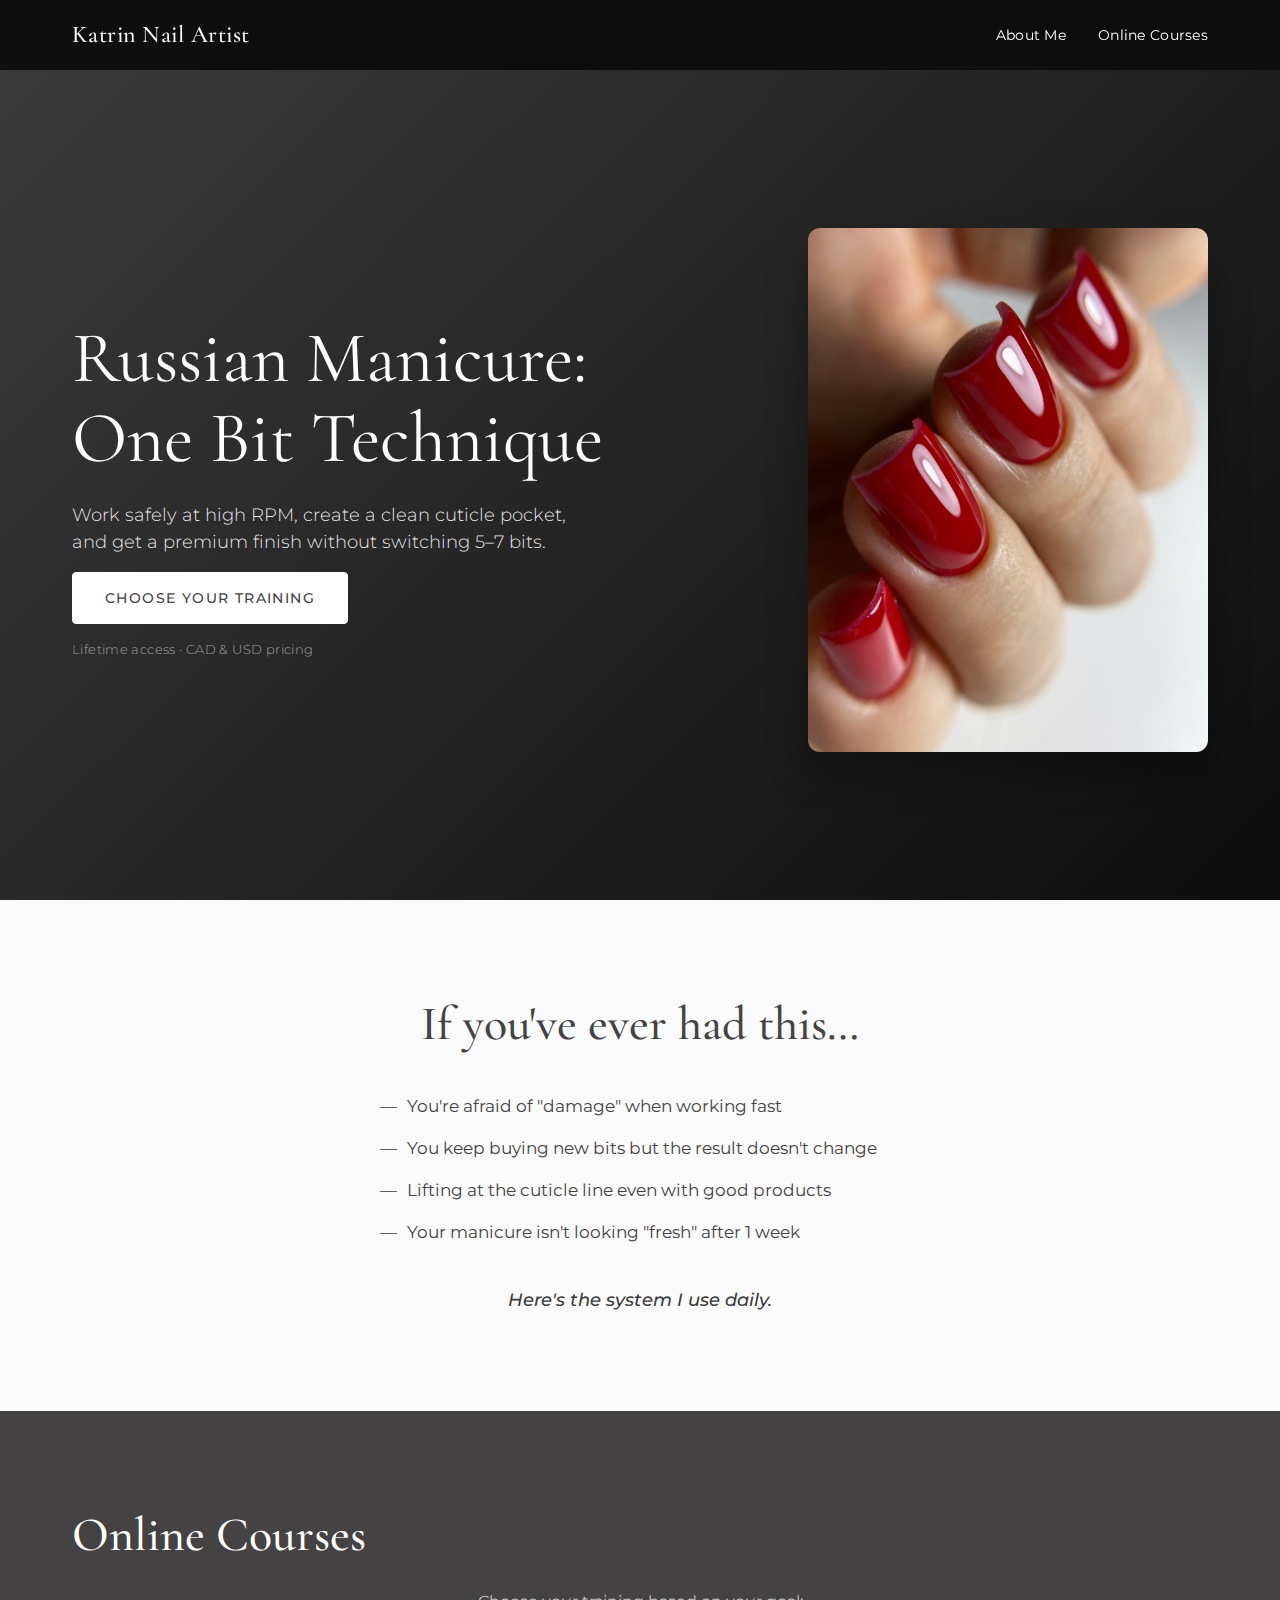
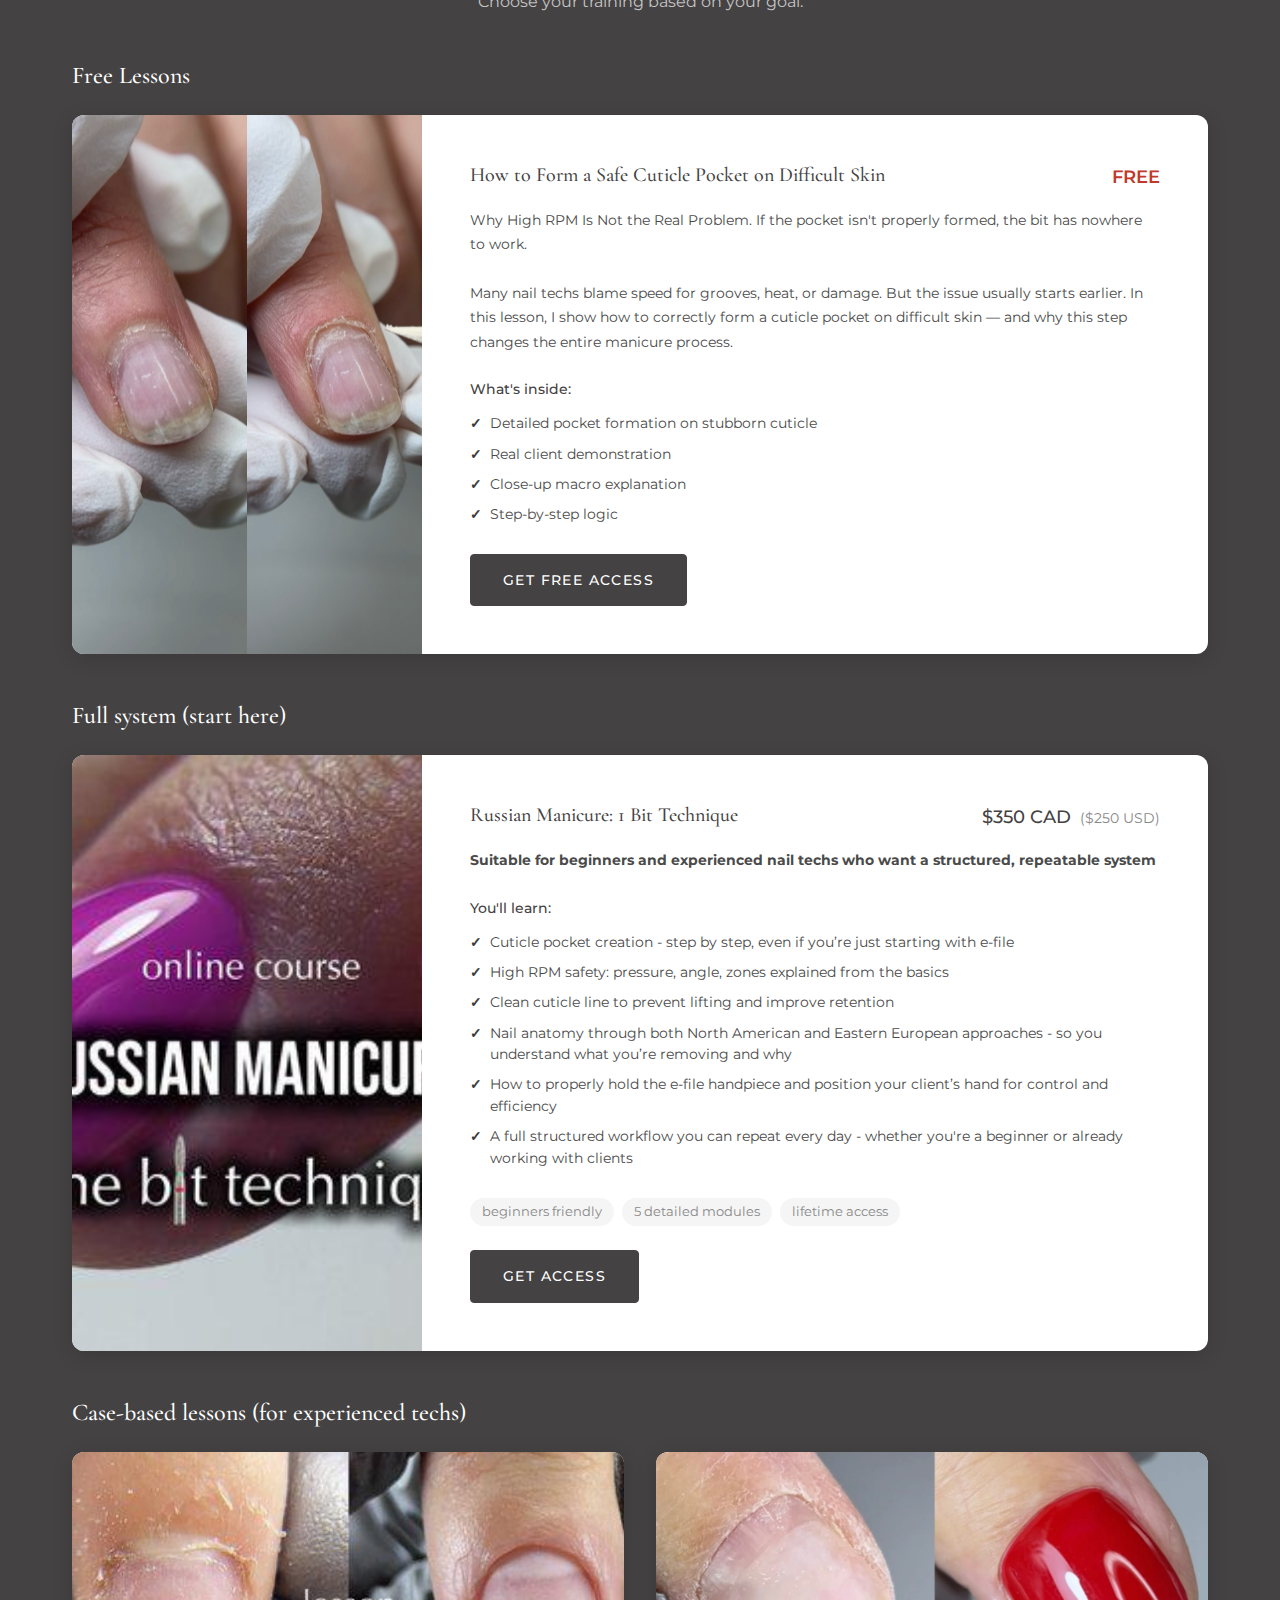
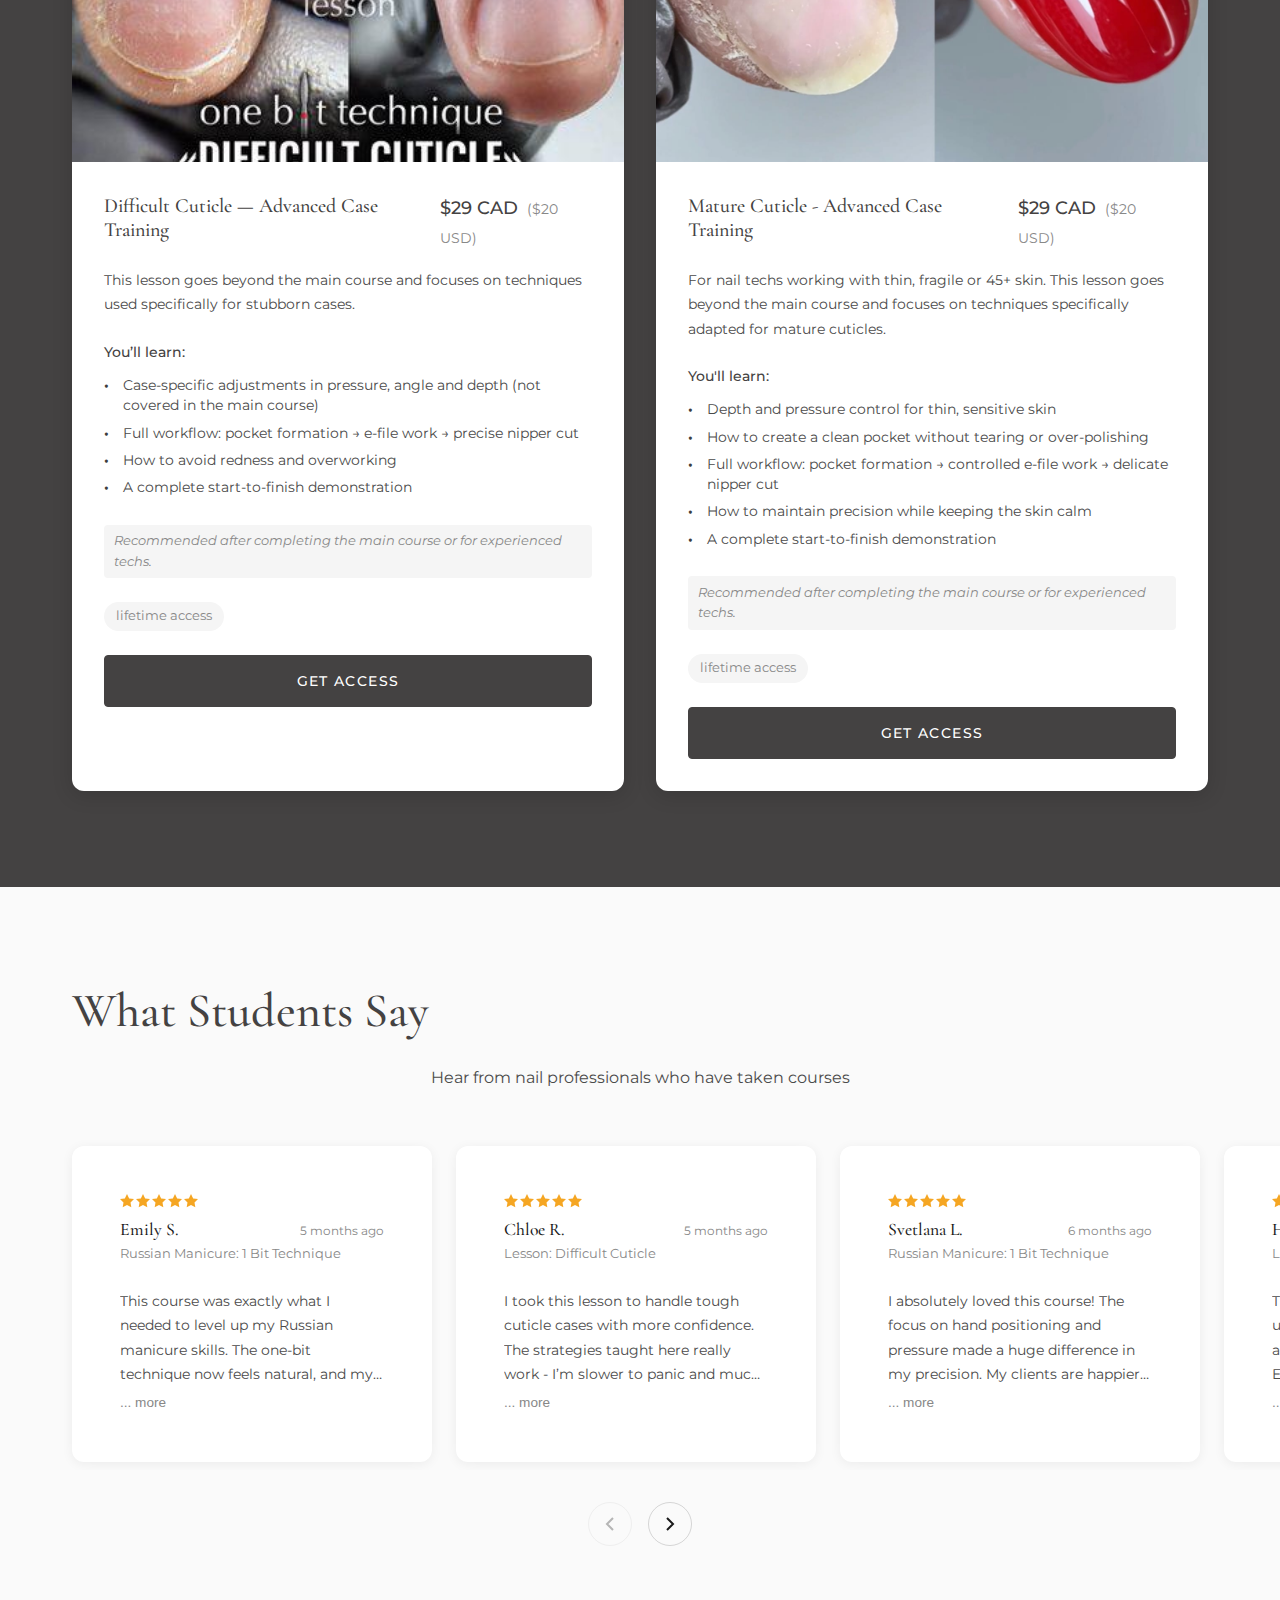
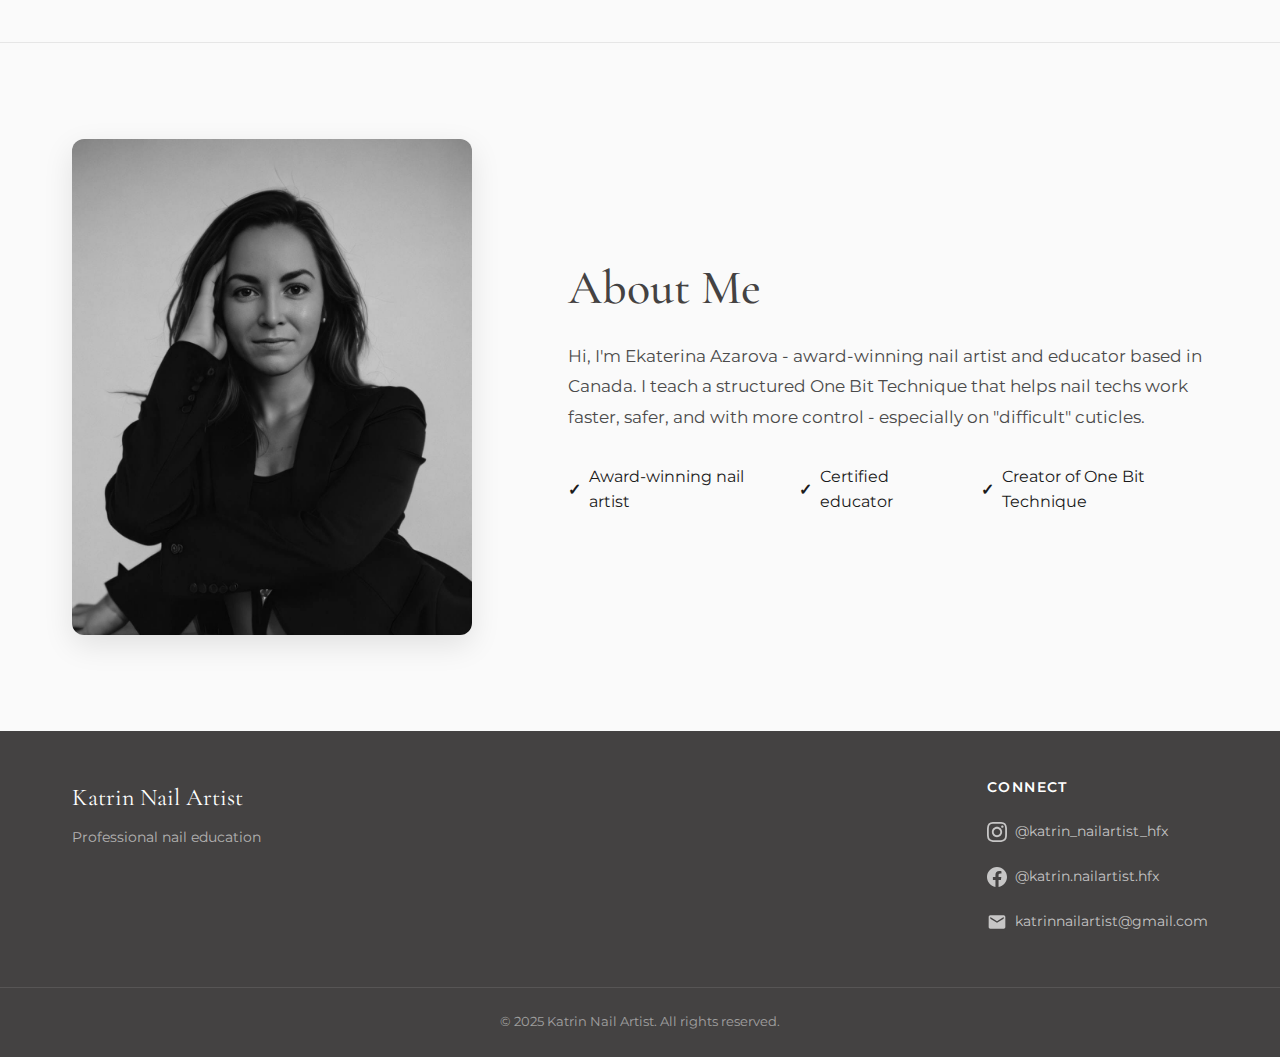
<file: index.html>
<!DOCTYPE html>
<html lang="en">
<head>
    <meta charset="UTF-8">
    <meta name="viewport" content="width=device-width, initial-scale=1.0">
    <title>Katrin Nail Artist | Online Courses</title>
    <meta name="description" content="Professional nail technician online courses by Ekaterina Azarova. Learn Russian manicure techniques from an award-winning nail artist.">
    <link rel="preconnect" href="https://fonts.googleapis.com">
    <link rel="preconnect" href="https://fonts.gstatic.com" crossorigin>
    <link href="https://fonts.googleapis.com/css2?family=Cormorant+Garamond:wght@400;500;600&family=Montserrat:wght@300;400;500;600&display=swap" rel="stylesheet">
    <link rel="stylesheet" href="css/styles.css">
    <link rel="icon" type="image/png" href="images/favicon.png">
</head>
<body>
    <!-- Header -->
    <header class="header">
        <div class="container header__container">
            <a href="index.html" class="header__logo">Katrin Nail Artist</a>

            <button class="header__menu-btn" aria-label="Toggle menu" aria-expanded="false">
                <span class="header__menu-icon"></span>
            </button>

            <nav class="header__nav">
                <ul class="header__nav-list">
                    <li><a href="#about" class="header__nav-link">About Me</a></li>
                    <li><a href="#courses" class="header__nav-link">Online Courses</a></li>
                </ul>
            </nav>
        </div>
    </header>

    <!-- Hero Section -->
    <section class="hero">
        <div class="hero__overlay"></div>
        <div class="container hero__container">
            <div class="hero__content">
                <h1 class="hero__title">Russian Manicure: <br>One Bit Technique</h1>
                <p class="hero__subtitle">Work safely at high RPM, create a clean cuticle pocket, and get a premium finish without switching 5–7 bits.</p>
                <a href="#courses" class="btn btn--primary">Choose Your Training</a>
                <p class="hero__trust">Lifetime access · CAD & USD pricing</p>
            </div>
            <div class="hero__image">
                <img src="images/66942f3917a8e_IMG_20240531_150741.JPEG_compressed.JPEG" alt="Katrin Nail Artist - Professional manicure work" class="hero__img">
            </div>
        </div>
    </section>

    <!-- Pain Points Section -->
    <section class="pain-points">
        <div class="container">
            <h2 class="section-title pain-points__title">If you've ever had this…</h2>
            <ul class="pain-points__list">
                <li>You're afraid of "damage" when working fast</li>
                <li>You keep buying new bits but the result doesn't change</li>
                <li>Lifting at the cuticle line even with good products</li>
                <li>Your manicure isn't looking "fresh" after 1 week</li>
            </ul>
            <p class="pain-points__cta">Here's the system I use daily.</p>
        </div>
    </section>

    <!-- Courses Section -->
    <section id="courses" class="courses">
        <div class="container">
            <h2 class="section-title section-title--light">Online Courses</h2>
            <p class="courses__intro">Choose your training based on your goal:</p>

            <!-- Free Lesson -->
            <h3 class="courses__section-title">Free Lessons</h3>
            <div class="courses__grid courses__grid--featured">
                <article class="course-card course-card--featured">
                    <div class="course-card__image">
                        <img src="images/Lesson: How to form a Safe cuticule pocket on difficelt skin.PNG" alt="Free Lesson: How to Form a Safe Cuticle Pocket" class="course-card__img">
                    </div>
                    <div class="course-card__content">
                        <div class="course-card__header">
                            <h3 class="course-card__title">How to Form a Safe Cuticle Pocket on Difficult Skin</h3>
                            <span class="course-card__price course-card__price--free">FREE</span>
                        </div>
                        <p class="course-card__description">
                            Why High RPM Is Not the Real Problem. If the pocket isn't properly formed, the bit has nowhere to work.
                        </p>
                        <p class="course-card__description">
                            Many nail techs blame speed for grooves, heat, or damage. But the issue usually starts earlier. In this lesson, I show how to correctly form a cuticle pocket on difficult skin — and why this step changes the entire manicure process.
                        </p>
                        <p class="course-card__learn-label">What's inside:</p>
                        <ul class="course-card__features course-card__features--list">
                            <li>Detailed pocket formation on stubborn cuticle</li>
                            <li>Real client demonstration</li>
                            <li>Close-up macro explanation</li>
                            <li>Step-by-step logic</li>
                        </ul>
                        <a href="lessons/lesson-cuticle-pocket.html" class="btn btn--secondary">Get Free Access</a>
                    </div>
                </article>
            </div>

            <!-- Main Course -->
            <h3 class="courses__section-title">Full system (start here)</h3>
            <div class="courses__grid courses__grid--featured">
                <article class="course-card course-card--featured">
                    <div class="course-card__image">
                        <img src="images/Russian manicure: 1 bit technique - image.jpeg" alt="Russian Manicure: 1 Bit Technique Course" class="course-card__img">
                    </div>
                    <div class="course-card__content">
                        <div class="course-card__header">
                            <h3 class="course-card__title">Russian Manicure: 1 Bit Technique</h3>
                            <span class="course-card__price">$350 CAD <span class="course-card__price-usd">($250 USD)</span></span>
                        </div>
                        <p class="course-card__description">
                            <b>Suitable for beginners and experienced nail techs who want a structured, repeatable system</b>
                        </p>
                        <p class="course-card__learn-label">You'll learn:</p>
                        <ul class="course-card__features">
                            <li>Cuticle pocket creation - step by step, even if you’re just starting with e-file</li>
                            <li>High RPM safety: pressure, angle, zones explained from the basics</li>
                            <li>Clean cuticle line to prevent lifting and improve retention</li>
                            <li>Nail anatomy through both North American and Eastern European approaches - so you understand what you’re removing and why</li>
                            <li>How to properly hold the e-file handpiece and position your client’s hand for control and efficiency</li>
                            <li>A full structured workflow you can repeat every day - whether you're a beginner or already working with clients</li>
                        </ul>
                        <ul class="course-card__meta">
                            <li>beginners friendly</li>
                            <li>5 detailed modules</li>
                            <li>lifetime access</li>
                        </ul>
                        <a href="russian-manicure-course.html" class="btn btn--secondary">Get Access</a>
                    </div>
                </article>
            </div>

            <!-- Mini Lessons -->
            <h3 class="courses__section-title">Case-based lessons (for experienced techs)</h3>
            <div class="courses__grid courses__grid--mini">
                <article class="course-card">
                    <div class="course-card__image">
                        <img src="images/Lesson: Working With a Difficult Cuticle - image.jpeg" alt="Working With a Difficult Cuticle Lesson" class="course-card__img">
                    </div>
                    <div class="course-card__content">
                        <div class="course-card__header">
                            <h3 class="course-card__title">Difficult Cuticle — Advanced Case Training</h3>
                            <span class="course-card__price">$29 CAD <span class="course-card__price-usd">($20 USD)</span></span>
                        </div>
                        <p class="course-card__description">
                            This lesson goes beyond the main course and focuses on techniques used specifically for stubborn cases.
                        </p>
                        <p class="course-card__learn-label">You’ll learn:</p>
                        <ul class="course-card__features course-card__features--list">
                            <li>Case-specific adjustments in pressure, angle and depth (not covered in the main course)</li>
                            <li>Full workflow: pocket formation → e-file work → precise nipper cut</li>
                            <li>How to avoid redness and overworking</li>
                            <li>A complete start-to-finish demonstration</li>
                        </ul>
                        <p class="course-card__note">Recommended after completing the main course or for experienced techs.</p>
                        <ul class="course-card__meta">
                            <li>lifetime access</li>
                        </ul>
                        <a href="lesson-difficult-cuticle.html" class="btn btn--secondary">Get Access</a>
                    </div>
                </article>

                <article class="course-card">
                    <div class="course-card__image">
                        <img src="images/Lesson: Working With a Mature Cuticle - image.jpeg" alt="Working With a Mature Cuticle Lesson" class="course-card__img">
                    </div>
                    <div class="course-card__content">
                        <div class="course-card__header">
                            <h3 class="course-card__title">Mature Cuticle - Advanced Case Training</h3>
                            <span class="course-card__price">$29 CAD <span class="course-card__price-usd">($20 USD)</span></span>
                        </div>
                        <p class="course-card__description">
                            For nail techs working with thin, fragile or 45+ skin. This lesson goes beyond the main course and focuses on techniques specifically adapted for mature cuticles.
                        </p>
                        <p class="course-card__learn-label">You'll learn:</p>
                        <ul class="course-card__features course-card__features--list">
                            <li>Depth and pressure control for thin, sensitive skin</li>
                            <li>How to create a clean pocket without tearing or over-polishing</li>
                            <li>Full workflow: pocket formation → controlled e-file work → delicate nipper cut</li>
                            <li>How to maintain precision while keeping the skin calm</li>
                            <li>A complete start-to-finish demonstration</li>
                        </ul>
                        <p class="course-card__note">Recommended after completing the main course or for experienced techs.</p>
                        <ul class="course-card__meta">
                            <li>lifetime access</li>
                        </ul>
                        <a href="lesson-mature-cuticle.html" class="btn btn--secondary">Get Access</a>
                    </div>
                </article>
            </div>
        </div>
    </section>

    <!-- Reviews Section -->
    <section class="reviews">
        <div class="container">
            <h2 class="section-title">What Students Say</h2>
            <p class="reviews__intro">Hear from nail professionals who have taken courses</p>
        </div>
        <div class="reviews__track-wrapper">
            <div class="reviews__track" id="reviewsTrack">
                <!-- Cards rendered by JavaScript -->
            </div>
        </div>
        <div class="container reviews__controls">
            <button class="reviews__arrow reviews__arrow--prev" aria-label="Previous reviews" id="reviewsPrev">
                <svg width="24" height="24" viewBox="0 0 24 24" fill="none" stroke="currentColor" stroke-width="2">
                    <polyline points="15 18 9 12 15 6"></polyline>
                </svg>
            </button>
            <button class="reviews__arrow reviews__arrow--next" aria-label="Next reviews" id="reviewsNext">
                <svg width="24" height="24" viewBox="0 0 24 24" fill="none" stroke="currentColor" stroke-width="2">
                    <polyline points="9 6 15 12 9 18"></polyline>
                </svg>
            </button>
        </div>
    </section>

    <!-- About Section -->
    <section id="about" class="about">
        <div class="container about__container">
            <div class="about__image">
                <img src="images/682e752aee5a2_photo_2025-05-1920.45.44.jpeg" alt="Ekaterina Azarova - Nail Artist & Educator" class="about__img">
            </div>
            <div class="about__content">
                <h2 class="section-title">About Me</h2>
                <p class="about__text">
                    Hi, I'm Ekaterina Azarova - award-winning nail artist and educator based in Canada. I teach a structured One Bit Technique that helps nail techs work faster, safer, and with more control - especially on "difficult" cuticles.
                </p>
                <div class="about__credentials">
                    <div class="about__credential">
                        <span class="about__credential-icon">✓</span>
                        <span>Award-winning nail artist</span>
                    </div>
                    <div class="about__credential">
                        <span class="about__credential-icon">✓</span>
                        <span>Certified educator</span>
                    </div>
                    <div class="about__credential">
                        <span class="about__credential-icon">✓</span>
                        <span>Creator of One Bit Technique</span>
                    </div>
                </div>
            </div>
        </div>
    </section>

    <!-- Footer -->
    <footer class="footer">
        <div class="container footer__container">
            <div class="footer__brand">
                <a href="index.html" class="footer__logo">Katrin Nail Artist</a>
                <p class="footer__tagline">Professional nail education</p>
            </div>

            <div class="footer__social">
                <h4 class="footer__heading">Connect</h4>
                <ul class="footer__social-list">
                    <li>
                        <a href="https://instagram.com/katrin_nailartist_hfx" class="footer__social-link" target="_blank" rel="noopener noreferrer">
                            <svg class="footer__social-icon" viewBox="0 0 24 24" fill="currentColor">
                                <path d="M12 2.163c3.204 0 3.584.012 4.85.07 3.252.148 4.771 1.691 4.919 4.919.058 1.265.069 1.645.069 4.849 0 3.205-.012 3.584-.069 4.849-.149 3.225-1.664 4.771-4.919 4.919-1.266.058-1.644.07-4.85.07-3.204 0-3.584-.012-4.849-.07-3.26-.149-4.771-1.699-4.919-4.92-.058-1.265-.07-1.644-.07-4.849 0-3.204.013-3.583.07-4.849.149-3.227 1.664-4.771 4.919-4.919 1.266-.057 1.645-.069 4.849-.069zm0-2.163c-3.259 0-3.667.014-4.947.072-4.358.2-6.78 2.618-6.98 6.98-.059 1.281-.073 1.689-.073 4.948 0 3.259.014 3.668.072 4.948.2 4.358 2.618 6.78 6.98 6.98 1.281.058 1.689.072 4.948.072 3.259 0 3.668-.014 4.948-.072 4.354-.2 6.782-2.618 6.979-6.98.059-1.28.073-1.689.073-4.948 0-3.259-.014-3.667-.072-4.947-.196-4.354-2.617-6.78-6.979-6.98-1.281-.059-1.69-.073-4.949-.073zm0 5.838c-3.403 0-6.162 2.759-6.162 6.162s2.759 6.163 6.162 6.163 6.162-2.759 6.162-6.163c0-3.403-2.759-6.162-6.162-6.162zm0 10.162c-2.209 0-4-1.79-4-4 0-2.209 1.791-4 4-4s4 1.791 4 4c0 2.21-1.791 4-4 4zm6.406-11.845c-.796 0-1.441.645-1.441 1.44s.645 1.44 1.441 1.44c.795 0 1.439-.645 1.439-1.44s-.644-1.44-1.439-1.44z"/>
                            </svg>
                            <span>@katrin_nailartist_hfx</span>
                        </a>
                    </li>
                    <li>
                        <a href="https://facebook.com/katrin.nailartist.hfx" class="footer__social-link" target="_blank" rel="noopener noreferrer">
                            <svg class="footer__social-icon" viewBox="0 0 24 24" fill="currentColor">
                                <path d="M24 12.073c0-6.627-5.373-12-12-12s-12 5.373-12 12c0 5.99 4.388 10.954 10.125 11.854v-8.385H7.078v-3.47h3.047V9.43c0-3.007 1.792-4.669 4.533-4.669 1.312 0 2.686.235 2.686.235v2.953H15.83c-1.491 0-1.956.925-1.956 1.874v2.25h3.328l-.532 3.47h-2.796v8.385C19.612 23.027 24 18.062 24 12.073z"/>
                            </svg>
                            <span>@katrin.nailartist.hfx</span>
                        </a>
                    </li>
                    <li>
                        <a href="mailto:katrinnailartist@gmail.com" class="footer__social-link">
                            <svg class="footer__social-icon" viewBox="0 0 24 24" fill="currentColor">
                                <path d="M20 4H4c-1.1 0-1.99.9-1.99 2L2 18c0 1.1.9 2 2 2h16c1.1 0 2-.9 2-2V6c0-1.1-.9-2-2-2zm0 4l-8 5-8-5V6l8 5 8-5v2z"/>
                            </svg>
                            <span>katrinnailartist@gmail.com</span>
                        </a>
                    </li>
                </ul>
            </div>
        </div>

        <div class="footer__bottom">
            <div class="container">
                <p class="footer__copyright">&copy; 2025 Katrin Nail Artist. All rights reserved.</p>
            </div>
        </div>
    </footer>

    <script src="js/main.js"></script>
</body>
</html>
</file>
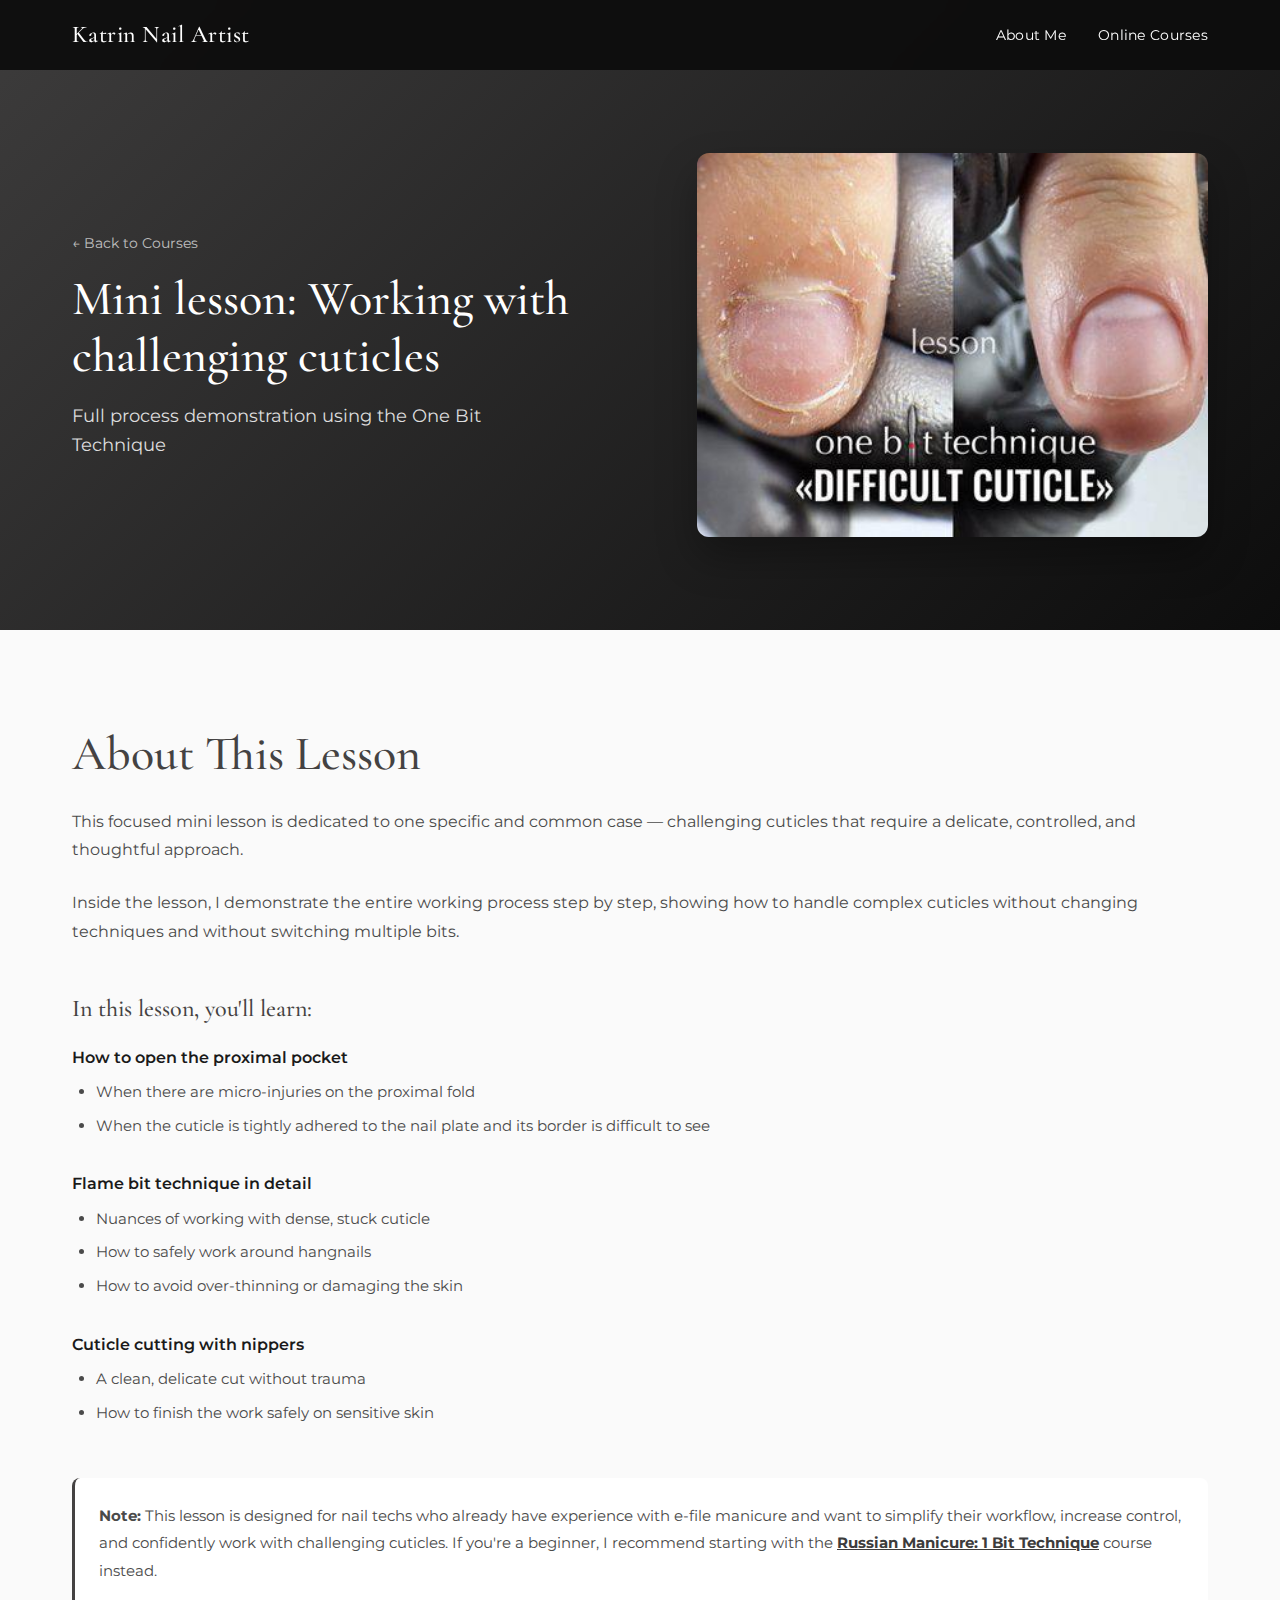
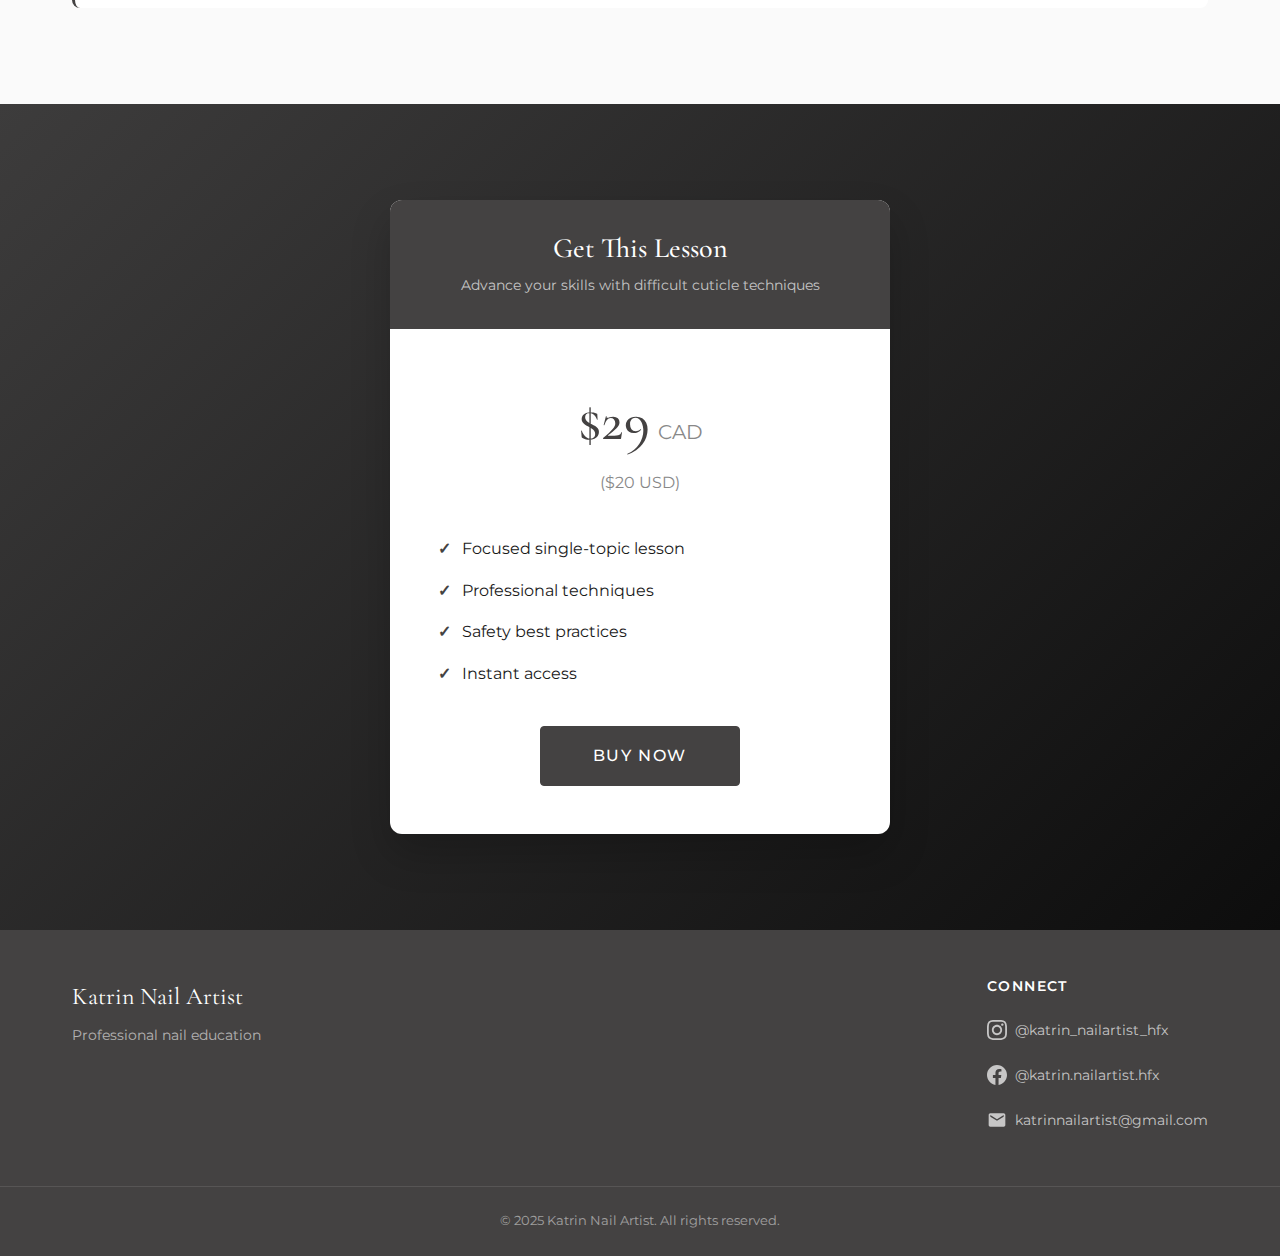
<file: lesson-difficult-cuticle.html>
<!DOCTYPE html>
<html lang="en">
<head>
    <meta charset="UTF-8">
    <meta name="viewport" content="width=device-width, initial-scale=1.0">
    <title>Lesson: Working With a Difficult Cuticle | Katrin Nail Artist</title>
    <meta name="description" content="Learn professional techniques for managing challenging cuticles that are firmly adhered to the nail plate. Online lesson by award-winning nail artist Ekaterina Azarova.">
    <link rel="preconnect" href="https://fonts.googleapis.com">
    <link rel="preconnect" href="https://fonts.gstatic.com" crossorigin>
    <link href="https://fonts.googleapis.com/css2?family=Cormorant+Garamond:wght@400;500;600&family=Montserrat:wght@300;400;500;600&display=swap" rel="stylesheet">
    <link rel="stylesheet" href="css/styles.css">
    <link rel="icon" type="image/png" href="images/favicon.png">
</head>
<body>
    <!-- Header -->
    <header class="header">
        <div class="container header__container">
            <a href="index.html" class="header__logo">Katrin Nail Artist</a>

            <button class="header__menu-btn" aria-label="Toggle menu" aria-expanded="false">
                <span class="header__menu-icon"></span>
            </button>

            <nav class="header__nav">
                <ul class="header__nav-list">
                    <li><a href="index.html#about" class="header__nav-link">About Me</a></li>
                    <li><a href="index.html#courses" class="header__nav-link">Online Courses</a></li>
                </ul>
            </nav>
        </div>
    </header>

    <!-- Course Hero -->
    <section class="course-hero">
        <div class="container course-hero__container">
            <div class="course-hero__content">
                <a href="index.html#courses" class="course-hero__back">&larr; Back to Courses</a>
                <h1 class="course-hero__title">Mini lesson: Working with challenging cuticles</h1>
                <p class="course-hero__subtitle">Full process demonstration using the One Bit Technique</p>
            </div>
            <div class="course-hero__image">
                <img src="images/Lesson: Working With a Difficult Cuticle - image.jpeg" alt="Working With a Difficult Cuticle Lesson" class="course-hero__img">
            </div>
        </div>
    </section>

    <!-- Course Description -->
    <section class="course-description">
        <div class="container">
            <h2 class="section-title">About This Lesson</h2>
            <div class="course-description__content">
                <p>This focused mini lesson is dedicated to one specific and common case — challenging cuticles that require a delicate, controlled, and thoughtful approach.</p>
                <p>Inside the lesson, I demonstrate the entire working process step by step, showing how to handle complex cuticles without changing techniques and without switching multiple bits.</p>

                <h3 class="course-description__subtitle">In this lesson, you'll learn:</h3>

                <div class="course-description__topic">
                    <h4>How to open the proximal pocket</h4>
                    <ul>
                        <li>When there are micro-injuries on the proximal fold</li>
                        <li>When the cuticle is tightly adhered to the nail plate and its border is difficult to see</li>
                    </ul>
                </div>

                <div class="course-description__topic">
                    <h4>Flame bit technique in detail</h4>
                    <ul>
                        <li>Nuances of working with dense, stuck cuticle</li>
                        <li>How to safely work around hangnails</li>
                        <li>How to avoid over-thinning or damaging the skin</li>
                    </ul>
                </div>

                <div class="course-description__topic">
                    <h4>Cuticle cutting with nippers</h4>
                    <ul>
                        <li>A clean, delicate cut without trauma</li>
                        <li>How to finish the work safely on sensitive skin</li>
                    </ul>
                </div>

                <div class="course-description__notice">
                    <p><strong>Note:</strong> This lesson is designed for nail techs who already have experience with e-file manicure and want to simplify their workflow, increase control, and confidently work with challenging cuticles. If you're a beginner, I recommend starting with the <a href="russian-manicure-course.html"><strong>Russian Manicure: 1 Bit Technique</strong></a> course instead.</p>
                </div>
            </div>
        </div>
    </section>

    <!-- Pricing -->
    <section class="course-pricing">
        <div class="container">
            <div class="pricing__card">
                <div class="pricing__header">
                    <h2 class="pricing__title">Get This Lesson</h2>
                    <p class="pricing__subtitle">Advance your skills with difficult cuticle techniques</p>
                </div>
                <div class="pricing__body">
                    <div class="pricing__price">
                        <span class="pricing__amount">$29</span>
                        <span class="pricing__currency">CAD</span>
                        <span class="pricing__usd">($20 USD)</span>
                    </div>
                    <ul class="pricing__features">
                        <li>Focused single-topic lesson</li>
                        <li>Professional techniques</li>
                        <li>Safety best practices</li>
                        <li>Instant access</li>
                    </ul>
                    <a href="https://sales.katrinnailartist.com/lesson-working-with-a-difficult-cuticle/" class="btn btn--primary btn--large" target="_blank" rel="noopener noreferrer">Buy Now</a>
                </div>
            </div>
        </div>
    </section>

    <!-- Footer -->
    <footer class="footer">
        <div class="container footer__container">
            <div class="footer__brand">
                <a href="index.html" class="footer__logo">Katrin Nail Artist</a>
                <p class="footer__tagline">Professional nail education</p>
            </div>

            <div class="footer__social">
                <h4 class="footer__heading">Connect</h4>
                <ul class="footer__social-list">
                    <li>
                        <a href="https://instagram.com/katrin_nailartist_hfx" class="footer__social-link" target="_blank" rel="noopener noreferrer">
                            <svg class="footer__social-icon" viewBox="0 0 24 24" fill="currentColor">
                                <path d="M12 2.163c3.204 0 3.584.012 4.85.07 3.252.148 4.771 1.691 4.919 4.919.058 1.265.069 1.645.069 4.849 0 3.205-.012 3.584-.069 4.849-.149 3.225-1.664 4.771-4.919 4.919-1.266.058-1.644.07-4.85.07-3.204 0-3.584-.012-4.849-.07-3.26-.149-4.771-1.699-4.919-4.92-.058-1.265-.07-1.644-.07-4.849 0-3.204.013-3.583.07-4.849.149-3.227 1.664-4.771 4.919-4.919 1.266-.057 1.645-.069 4.849-.069zm0-2.163c-3.259 0-3.667.014-4.947.072-4.358.2-6.78 2.618-6.98 6.98-.059 1.281-.073 1.689-.073 4.948 0 3.259.014 3.668.072 4.948.2 4.358 2.618 6.78 6.98 6.98 1.281.058 1.689.072 4.948.072 3.259 0 3.668-.014 4.948-.072 4.354-.2 6.782-2.618 6.979-6.98.059-1.28.073-1.689.073-4.948 0-3.259-.014-3.667-.072-4.947-.196-4.354-2.617-6.78-6.979-6.98-1.281-.059-1.69-.073-4.949-.073zm0 5.838c-3.403 0-6.162 2.759-6.162 6.162s2.759 6.163 6.162 6.163 6.162-2.759 6.162-6.163c0-3.403-2.759-6.162-6.162-6.162zm0 10.162c-2.209 0-4-1.79-4-4 0-2.209 1.791-4 4-4s4 1.791 4 4c0 2.21-1.791 4-4 4zm6.406-11.845c-.796 0-1.441.645-1.441 1.44s.645 1.44 1.441 1.44c.795 0 1.439-.645 1.439-1.44s-.644-1.44-1.439-1.44z"/>
                            </svg>
                            <span>@katrin_nailartist_hfx</span>
                        </a>
                    </li>
                    <li>
                        <a href="https://facebook.com/katrin.nailartist.hfx" class="footer__social-link" target="_blank" rel="noopener noreferrer">
                            <svg class="footer__social-icon" viewBox="0 0 24 24" fill="currentColor">
                                <path d="M24 12.073c0-6.627-5.373-12-12-12s-12 5.373-12 12c0 5.99 4.388 10.954 10.125 11.854v-8.385H7.078v-3.47h3.047V9.43c0-3.007 1.792-4.669 4.533-4.669 1.312 0 2.686.235 2.686.235v2.953H15.83c-1.491 0-1.956.925-1.956 1.874v2.25h3.328l-.532 3.47h-2.796v8.385C19.612 23.027 24 18.062 24 12.073z"/>
                            </svg>
                            <span>@katrin.nailartist.hfx</span>
                        </a>
                    </li>
                    <li>
                        <a href="mailto:katrinnailartist@gmail.com" class="footer__social-link">
                            <svg class="footer__social-icon" viewBox="0 0 24 24" fill="currentColor">
                                <path d="M20 4H4c-1.1 0-1.99.9-1.99 2L2 18c0 1.1.9 2 2 2h16c1.1 0 2-.9 2-2V6c0-1.1-.9-2-2-2zm0 4l-8 5-8-5V6l8 5 8-5v2z"/>
                            </svg>
                            <span>katrinnailartist@gmail.com</span>
                        </a>
                    </li>
                </ul>
            </div>
        </div>

        <div class="footer__bottom">
            <div class="container">
                <p class="footer__copyright">&copy; 2025 Katrin Nail Artist. All rights reserved.</p>
            </div>
        </div>
    </footer>

    <script src="js/main.js"></script>
</body>
</html>
</file>
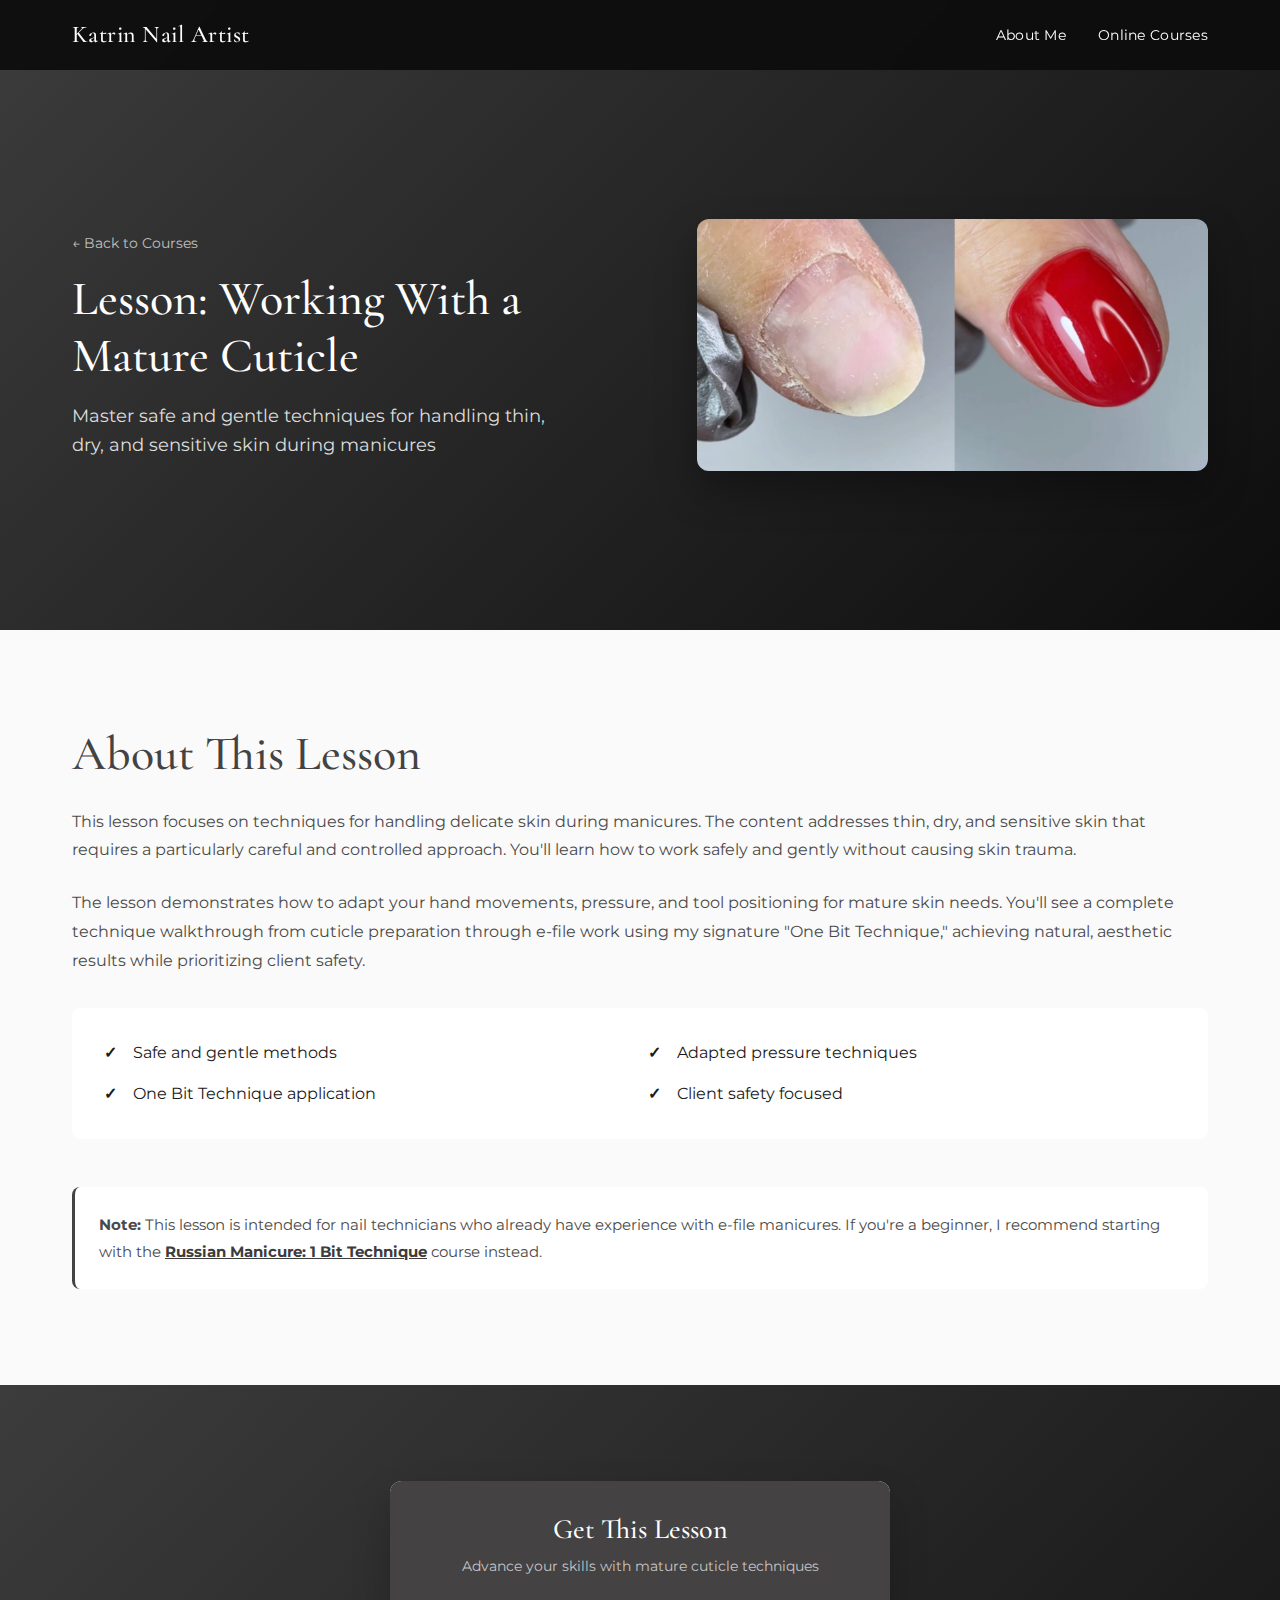
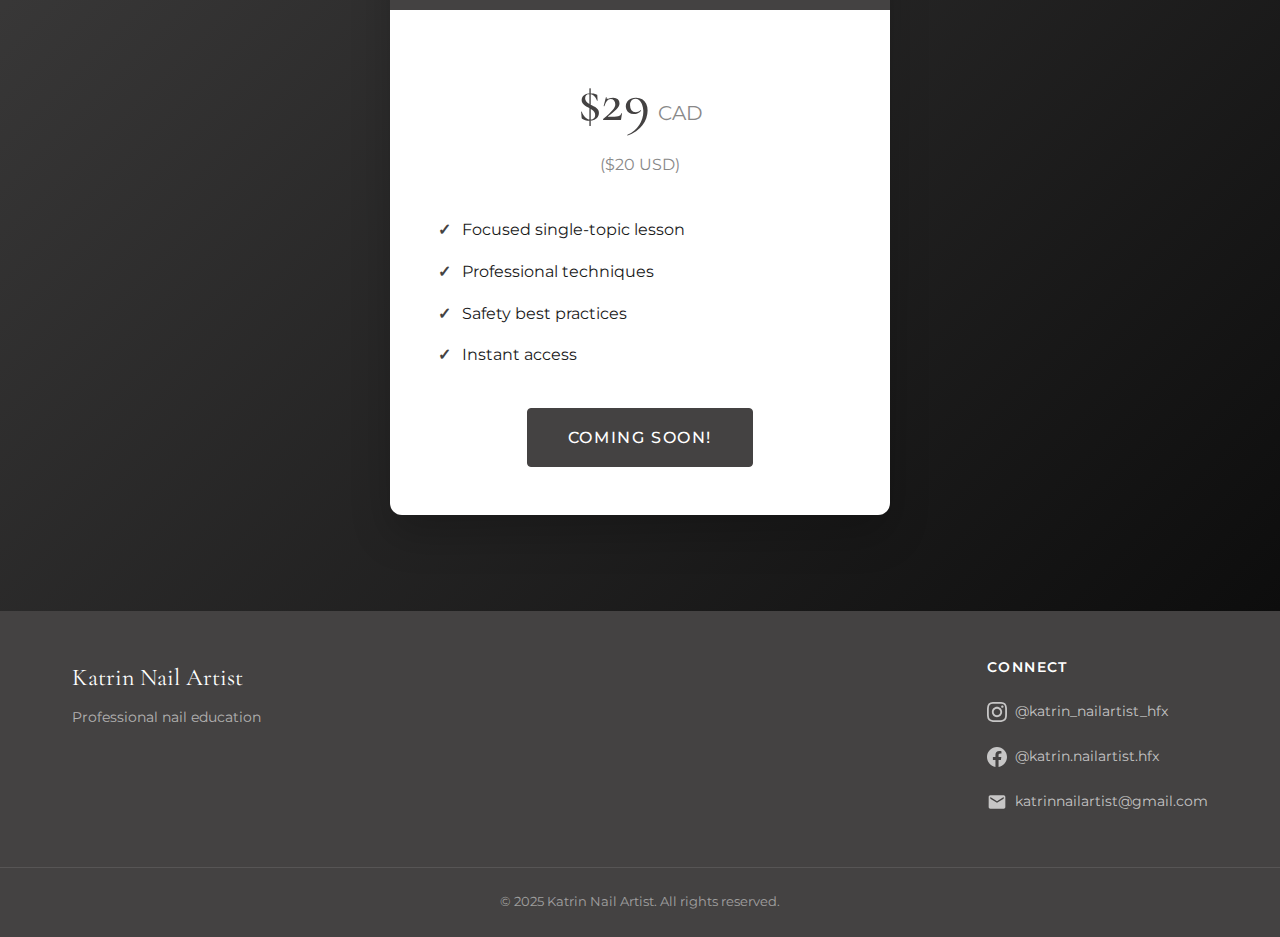
<file: lesson-mature-cuticle.html>
<!DOCTYPE html>
<html lang="en">
<head>
    <meta charset="UTF-8">
    <meta name="viewport" content="width=device-width, initial-scale=1.0">
    <title>Lesson: Working With a Mature Cuticle | Katrin Nail Artist</title>
    <meta name="description" content="Learn safe and gentle techniques for handling thin, dry, and sensitive skin during manicures. Online lesson by award-winning nail artist Ekaterina Azarova.">
    <link rel="preconnect" href="https://fonts.googleapis.com">
    <link rel="preconnect" href="https://fonts.gstatic.com" crossorigin>
    <link href="https://fonts.googleapis.com/css2?family=Cormorant+Garamond:wght@400;500;600&family=Montserrat:wght@300;400;500;600&display=swap" rel="stylesheet">
    <link rel="stylesheet" href="css/styles.css">
    <link rel="icon" type="image/png" href="images/favicon.png">
</head>
<body>
    <!-- Header -->
    <header class="header">
        <div class="container header__container">
            <a href="index.html" class="header__logo">Katrin Nail Artist</a>

            <button class="header__menu-btn" aria-label="Toggle menu" aria-expanded="false">
                <span class="header__menu-icon"></span>
            </button>

            <nav class="header__nav">
                <ul class="header__nav-list">
                    <li><a href="index.html#about" class="header__nav-link">About Me</a></li>
                    <li><a href="index.html#courses" class="header__nav-link">Online Courses</a></li>
                </ul>
            </nav>
        </div>
    </header>

    <!-- Course Hero -->
    <section class="course-hero">
        <div class="container course-hero__container">
            <div class="course-hero__content">
                <a href="index.html#courses" class="course-hero__back">&larr; Back to Courses</a>
                <h1 class="course-hero__title">Lesson: Working With a Mature Cuticle</h1>
                <p class="course-hero__subtitle">Master safe and gentle techniques for handling thin, dry, and sensitive skin during manicures</p>
            </div>
            <div class="course-hero__image">
                <img src="images/Lesson: Working With a Mature Cuticle - image.jpeg" alt="Working With a Mature Cuticle Lesson" class="course-hero__img">
            </div>
        </div>
    </section>

    <!-- Course Description -->
    <section class="course-description">
        <div class="container">
            <h2 class="section-title">About This Lesson</h2>
            <div class="course-description__content">
                <p>This lesson focuses on techniques for handling delicate skin during manicures. The content addresses thin, dry, and sensitive skin that requires a particularly careful and controlled approach. You'll learn how to work safely and gently without causing skin trauma.</p>
                <p>The lesson demonstrates how to adapt your hand movements, pressure, and tool positioning for mature skin needs. You'll see a complete technique walkthrough from cuticle preparation through e-file work using my signature "One Bit Technique," achieving natural, aesthetic results while prioritizing client safety.</p>

                <div class="course-description__highlights">
                    <div class="highlight">
                        <span class="highlight__icon">✓</span>
                        <span>Safe and gentle methods</span>
                    </div>
                    <div class="highlight">
                        <span class="highlight__icon">✓</span>
                        <span>Adapted pressure techniques</span>
                    </div>
                    <div class="highlight">
                        <span class="highlight__icon">✓</span>
                        <span>One Bit Technique application</span>
                    </div>
                    <div class="highlight">
                        <span class="highlight__icon">✓</span>
                        <span>Client safety focused</span>
                    </div>
                </div>

                <div class="course-description__notice">
                    <p><strong>Note:</strong> This lesson is intended for nail technicians who already have experience with e-file manicures. If you're a beginner, I recommend starting with the <a href="russian-manicure-course.html"><strong>Russian Manicure: 1 Bit Technique</strong></a> course instead.</p>
                </div>
            </div>
        </div>
    </section>

    <!-- Pricing -->
    <section class="course-pricing">
        <div class="container">
            <div class="pricing__card">
                <div class="pricing__header">
                    <h2 class="pricing__title">Get This Lesson</h2>
                    <p class="pricing__subtitle">Advance your skills with mature cuticle techniques</p>
                </div>
                <div class="pricing__body">
                    <div class="pricing__price">
                        <span class="pricing__amount">$29</span>
                        <span class="pricing__currency">CAD</span>
                        <span class="pricing__usd">($20 USD)</span>
                    </div>
                    <ul class="pricing__features">
                        <li>Focused single-topic lesson</li>
                        <li>Professional techniques</li>
                        <li>Safety best practices</li>
                        <li>Instant access</li>
                    </ul>
                    <!-- <a href="https://sales.katrinnailartist.com/lesson-working-with-a-mature-cuticle/" class="btn btn--primary btn--large" target="_blank" rel="noopener noreferrer">Buy Now</a> -->
                    <a href="" class="btn btn--primary btn--large" target="_blank" rel="noopener noreferrer">Coming soon!</a>
                </div>
            </div>
        </div>
    </section>

    <!-- Footer -->
    <footer class="footer">
        <div class="container footer__container">
            <div class="footer__brand">
                <a href="index.html" class="footer__logo">Katrin Nail Artist</a>
                <p class="footer__tagline">Professional nail education</p>
            </div>

            <div class="footer__social">
                <h4 class="footer__heading">Connect</h4>
                <ul class="footer__social-list">
                    <li>
                        <a href="https://instagram.com/katrin_nailartist_hfx" class="footer__social-link" target="_blank" rel="noopener noreferrer">
                            <svg class="footer__social-icon" viewBox="0 0 24 24" fill="currentColor">
                                <path d="M12 2.163c3.204 0 3.584.012 4.85.07 3.252.148 4.771 1.691 4.919 4.919.058 1.265.069 1.645.069 4.849 0 3.205-.012 3.584-.069 4.849-.149 3.225-1.664 4.771-4.919 4.919-1.266.058-1.644.07-4.85.07-3.204 0-3.584-.012-4.849-.07-3.26-.149-4.771-1.699-4.919-4.92-.058-1.265-.07-1.644-.07-4.849 0-3.204.013-3.583.07-4.849.149-3.227 1.664-4.771 4.919-4.919 1.266-.057 1.645-.069 4.849-.069zm0-2.163c-3.259 0-3.667.014-4.947.072-4.358.2-6.78 2.618-6.98 6.98-.059 1.281-.073 1.689-.073 4.948 0 3.259.014 3.668.072 4.948.2 4.358 2.618 6.78 6.98 6.98 1.281.058 1.689.072 4.948.072 3.259 0 3.668-.014 4.948-.072 4.354-.2 6.782-2.618 6.979-6.98.059-1.28.073-1.689.073-4.948 0-3.259-.014-3.667-.072-4.947-.196-4.354-2.617-6.78-6.979-6.98-1.281-.059-1.69-.073-4.949-.073zm0 5.838c-3.403 0-6.162 2.759-6.162 6.162s2.759 6.163 6.162 6.163 6.162-2.759 6.162-6.163c0-3.403-2.759-6.162-6.162-6.162zm0 10.162c-2.209 0-4-1.79-4-4 0-2.209 1.791-4 4-4s4 1.791 4 4c0 2.21-1.791 4-4 4zm6.406-11.845c-.796 0-1.441.645-1.441 1.44s.645 1.44 1.441 1.44c.795 0 1.439-.645 1.439-1.44s-.644-1.44-1.439-1.44z"/>
                            </svg>
                            <span>@katrin_nailartist_hfx</span>
                        </a>
                    </li>
                    <li>
                        <a href="https://facebook.com/katrin.nailartist.hfx" class="footer__social-link" target="_blank" rel="noopener noreferrer">
                            <svg class="footer__social-icon" viewBox="0 0 24 24" fill="currentColor">
                                <path d="M24 12.073c0-6.627-5.373-12-12-12s-12 5.373-12 12c0 5.99 4.388 10.954 10.125 11.854v-8.385H7.078v-3.47h3.047V9.43c0-3.007 1.792-4.669 4.533-4.669 1.312 0 2.686.235 2.686.235v2.953H15.83c-1.491 0-1.956.925-1.956 1.874v2.25h3.328l-.532 3.47h-2.796v8.385C19.612 23.027 24 18.062 24 12.073z"/>
                            </svg>
                            <span>@katrin.nailartist.hfx</span>
                        </a>
                    </li>
                    <li>
                        <a href="mailto:katrinnailartist@gmail.com" class="footer__social-link">
                            <svg class="footer__social-icon" viewBox="0 0 24 24" fill="currentColor">
                                <path d="M20 4H4c-1.1 0-1.99.9-1.99 2L2 18c0 1.1.9 2 2 2h16c1.1 0 2-.9 2-2V6c0-1.1-.9-2-2-2zm0 4l-8 5-8-5V6l8 5 8-5v2z"/>
                            </svg>
                            <span>katrinnailartist@gmail.com</span>
                        </a>
                    </li>
                </ul>
            </div>
        </div>

        <div class="footer__bottom">
            <div class="container">
                <p class="footer__copyright">&copy; 2025 Katrin Nail Artist. All rights reserved.</p>
            </div>
        </div>
    </footer>

    <script src="js/main.js"></script>
</body>
</html>
</file>
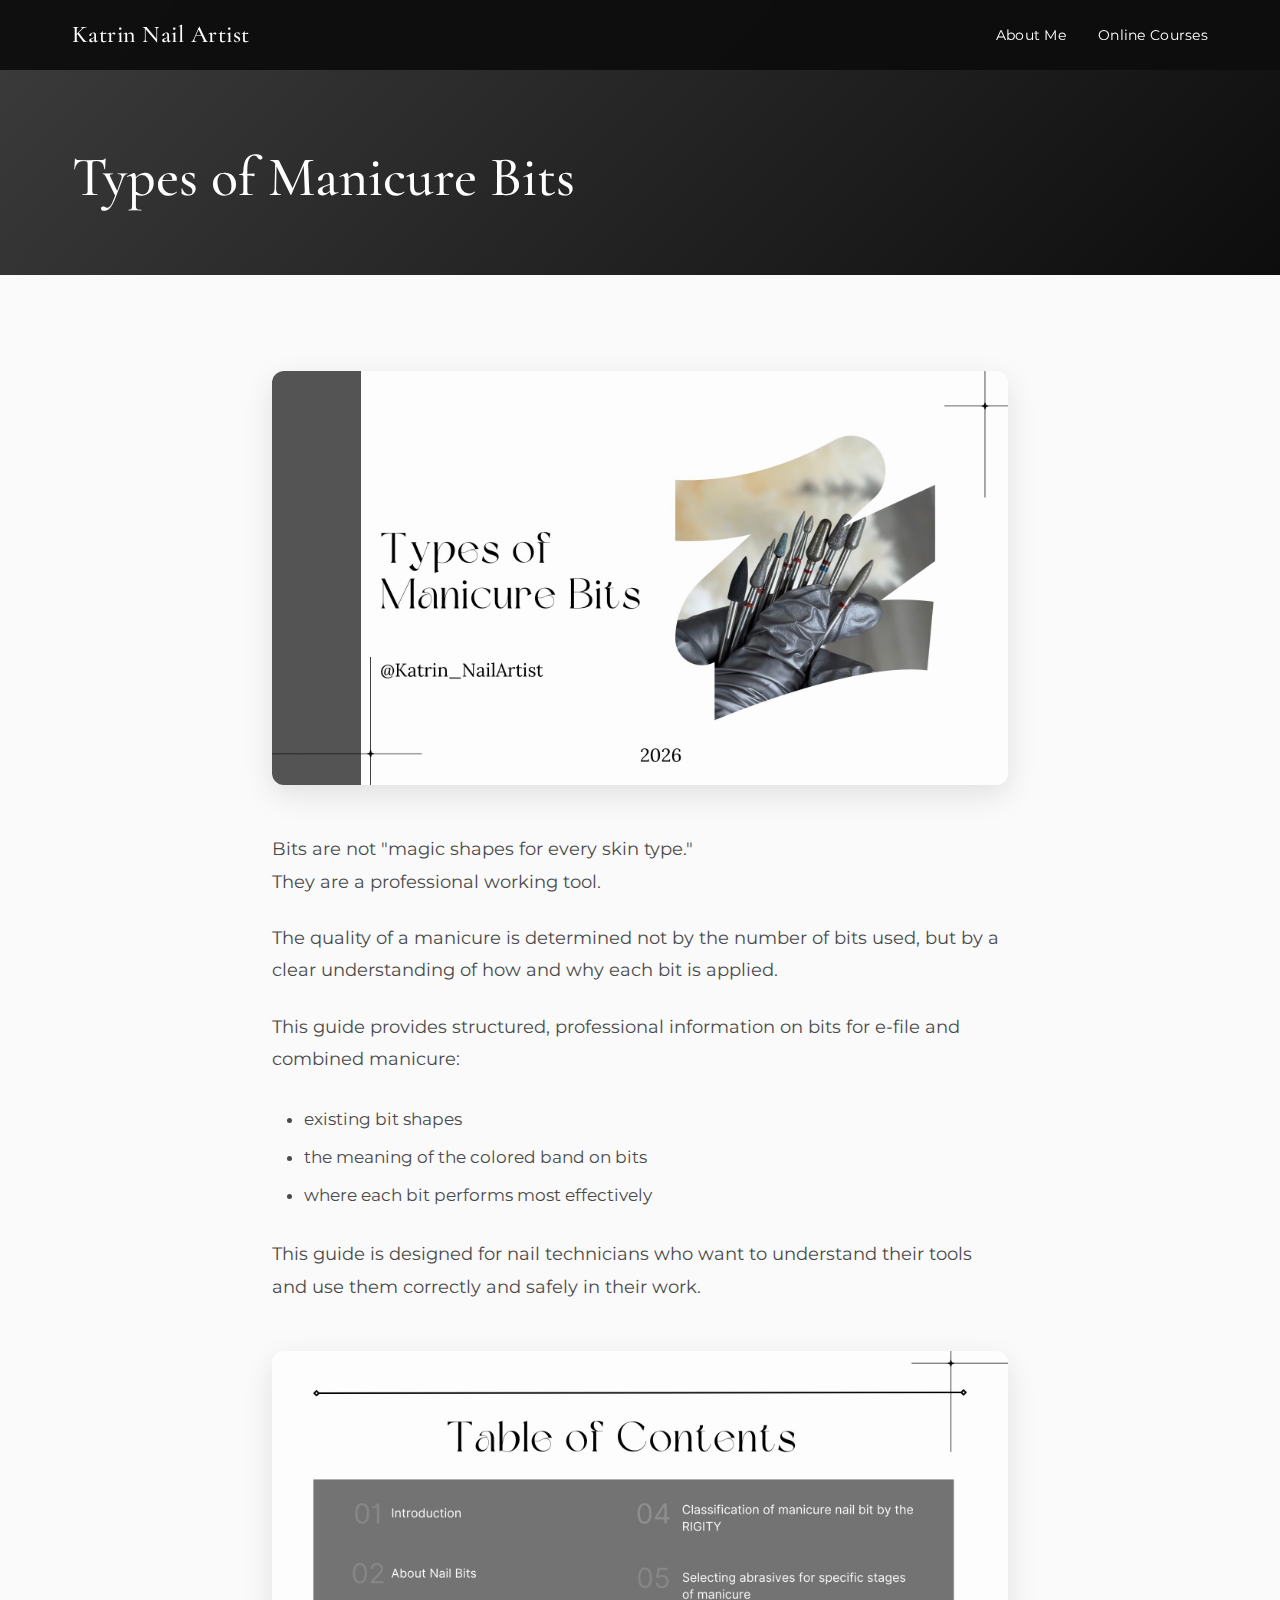
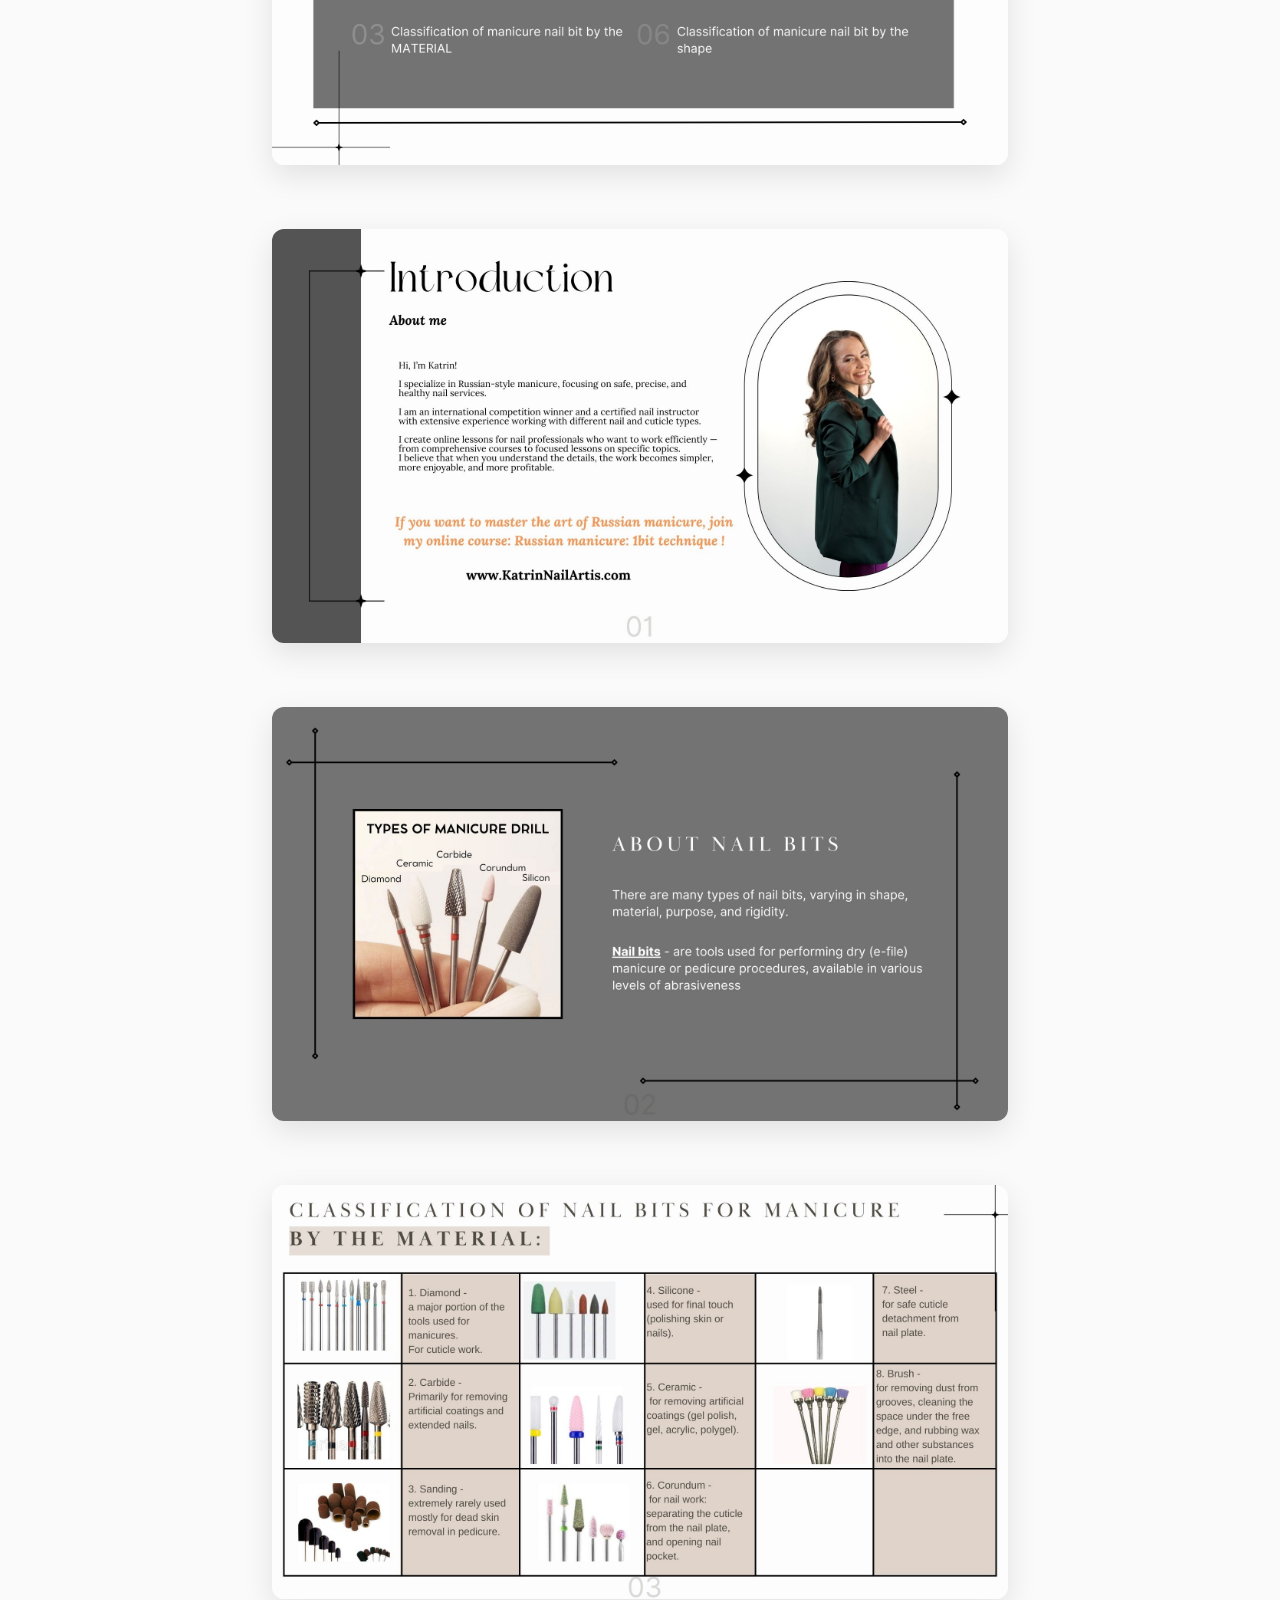
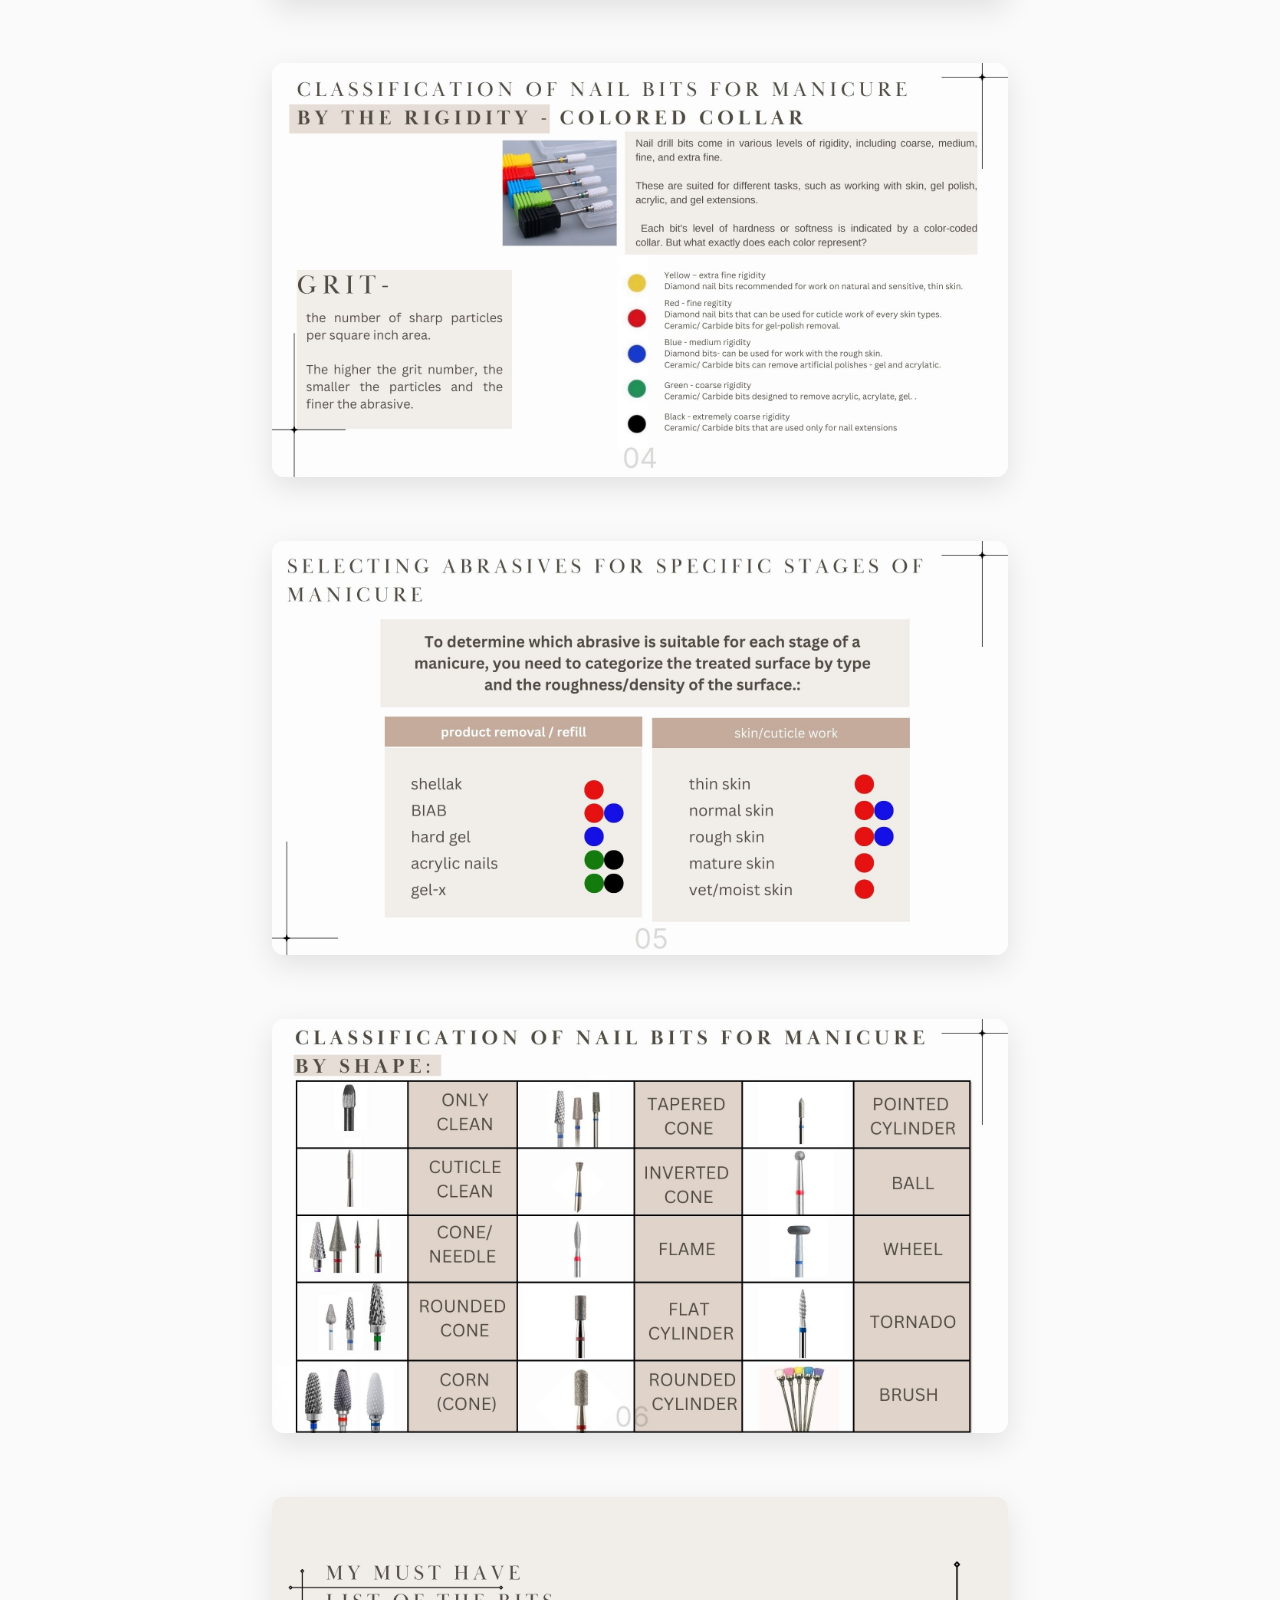
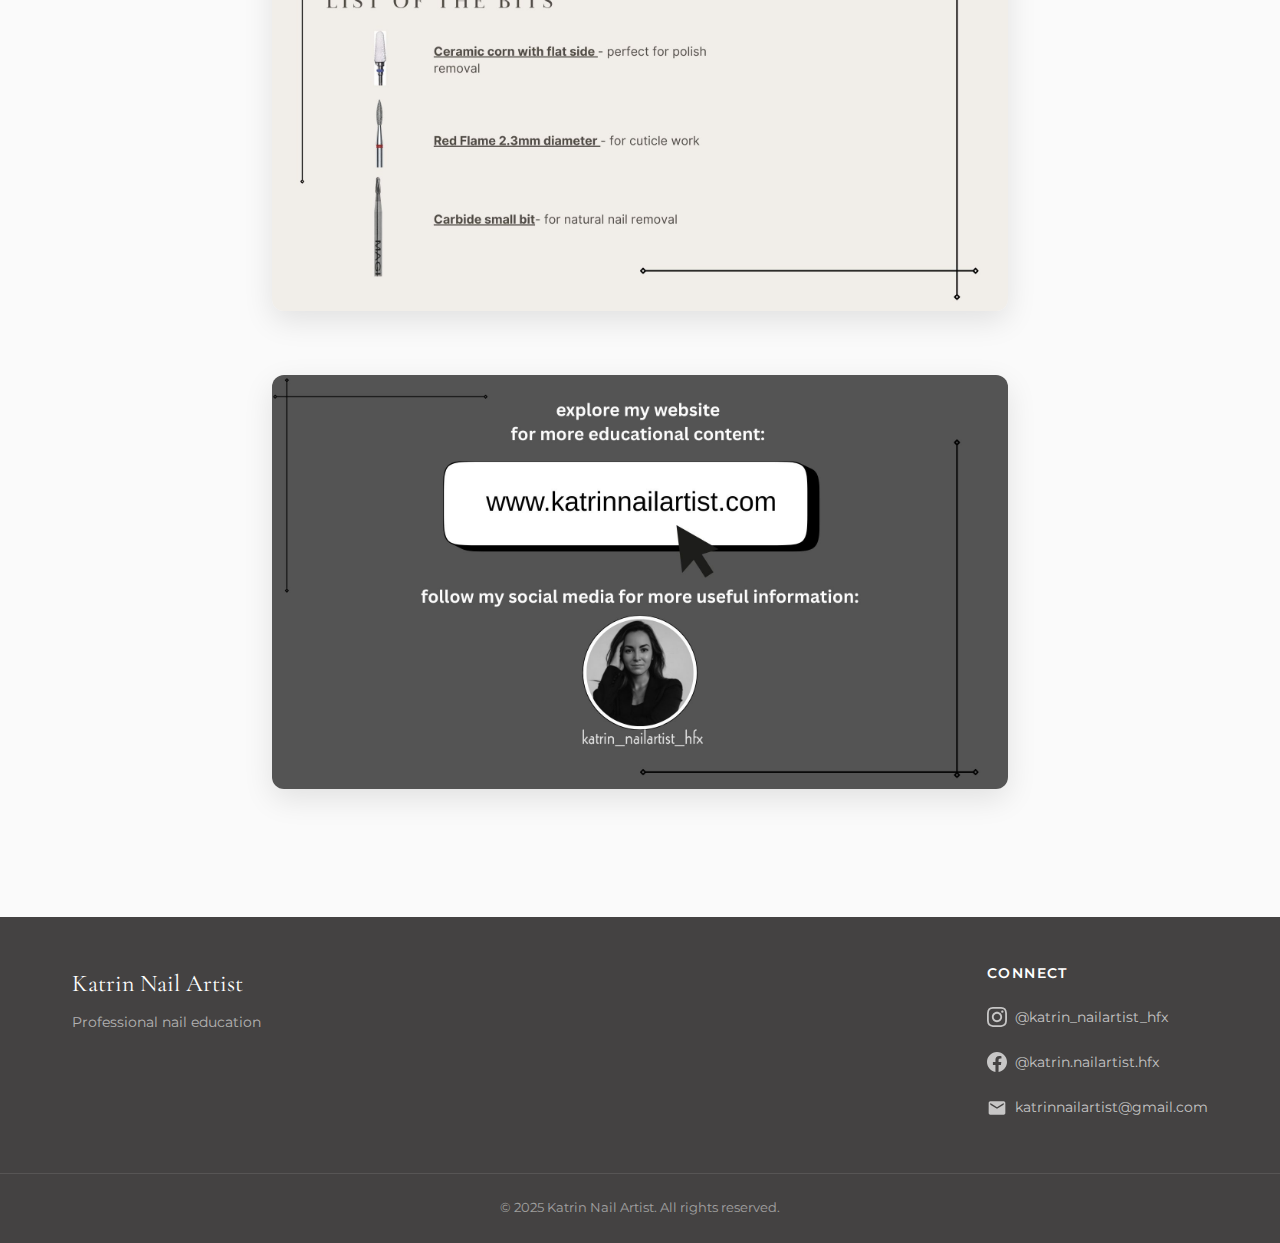
<file: types-of-manicure-bits.html>
<!DOCTYPE html>
<html lang="en">
<head>
    <meta charset="UTF-8">
    <meta name="viewport" content="width=device-width, initial-scale=1.0">
    <title>Types of Manicure Bits | Katrin Nail Artist</title>
    <meta name="description" content="A comprehensive guide to different types of manicure bits used in professional nail care. Learn about their shapes, materials, and applications.">
    <link rel="preconnect" href="https://fonts.googleapis.com">
    <link rel="preconnect" href="https://fonts.gstatic.com" crossorigin>
    <link href="https://fonts.googleapis.com/css2?family=Cormorant+Garamond:wght@400;500;600&family=Montserrat:wght@300;400;500;600&display=swap" rel="stylesheet">
    <link rel="stylesheet" href="css/styles.css">
    <link rel="icon" type="image/png" href="images/favicon.png">
</head>
<body>
    <!-- Header -->
    <header class="header">
        <div class="container header__container">
            <a href="index.html" class="header__logo">Katrin Nail Artist</a>

            <button class="header__menu-btn" aria-label="Toggle menu" aria-expanded="false">
                <span class="header__menu-icon"></span>
            </button>

            <nav class="header__nav">
                <ul class="header__nav-list">
                    <li><a href="index.html#about" class="header__nav-link">About Me</a></li>
                    <li><a href="index.html#courses" class="header__nav-link">Online Courses</a></li>
                </ul>
            </nav>
        </div>
    </header>

    <!-- Article Hero -->
    <section class="article-hero">
        <div class="container">
            <h1 class="article-hero__title">Types of Manicure Bits</h1>
        </div>
    </section>

    <!-- Article Content -->
    <article class="article">
        <div class="container article__container">
            <figure class="article__figure article__figure--hero">
                <img src="images/Types of Manicure Bits/Types of Manicure Bits 1.JPG" alt="Types of Manicure Bits - Overview" class="article__img">
            </figure>

            <div class="article__content">
                <p class="article__text">
                    Bits are not "magic shapes for every skin type."<br>
                    They are a professional working tool.
                </p>
                <p class="article__text">
                    The quality of a manicure is determined not by the number of bits used, but by a clear understanding of how and why each bit is applied.
                </p>
                <p class="article__text">
                    This guide provides structured, professional information on bits for e-file and combined manicure:
                </p>
                <ul class="article__list">
                    <li>existing bit shapes</li>
                    <li>the meaning of the colored band on bits</li>
                    <li>where each bit performs most effectively</li>
                </ul>
                <p class="article__text">
                    This guide is designed for nail technicians who want to understand their tools and use them correctly and safely in their work.
                </p>
            </div>

            <div class="article__gallery">
                <figure class="article__figure">
                    <img src="images/Types of Manicure Bits/Types of Manicure Bits 2.JPG" alt="Manicure Bits Type 2" class="article__img">
                </figure>

                <figure class="article__figure">
                    <img src="images/Types of Manicure Bits/Types of Manicure Bits 3.JPG" alt="Manicure Bits Type 3" class="article__img">
                </figure>

                <figure class="article__figure">
                    <img src="images/Types of Manicure Bits/Types of Manicure Bits 4.JPG" alt="Manicure Bits Type 4" class="article__img">
                </figure>

                <figure class="article__figure">
                    <img src="images/Types of Manicure Bits/Types of Manicure Bits 5.JPG" alt="Manicure Bits Type 5" class="article__img">
                </figure>

                <figure class="article__figure">
                    <img src="images/Types of Manicure Bits/Types of Manicure Bits 6.JPG" alt="Manicure Bits Type 6" class="article__img">
                </figure>

                <figure class="article__figure">
                    <img src="images/Types of Manicure Bits/Types of Manicure Bits 7.JPG" alt="Manicure Bits Type 7" class="article__img">
                </figure>

                <figure class="article__figure">
                    <img src="images/Types of Manicure Bits/Types of Manicure Bits 8.JPG" alt="Manicure Bits Type 8" class="article__img">
                </figure>

                <figure class="article__figure">
                    <img src="images/Types of Manicure Bits/Types of Manicure Bits 9.JPG" alt="Manicure Bits Type 9" class="article__img">
                </figure>

                <figure class="article__figure">
                    <a href="index.html">
                        <img src="images/Types of Manicure Bits/Types of Manicure Bits 10.jpeg" alt="Manicure Bits Type 10" class="article__img">
                    </a>
                </figure>
            </div>
        </div>
    </article>

    <!-- Footer -->
    <footer class="footer">
        <div class="container footer__container">
            <div class="footer__brand">
                <a href="index.html" class="footer__logo">Katrin Nail Artist</a>
                <p class="footer__tagline">Professional nail education</p>
            </div>

            <div class="footer__social">
                <h4 class="footer__heading">Connect</h4>
                <ul class="footer__social-list">
                    <li>
                        <a href="https://instagram.com/katrin_nailartist_hfx" class="footer__social-link" target="_blank" rel="noopener noreferrer">
                            <svg class="footer__social-icon" viewBox="0 0 24 24" fill="currentColor">
                                <path d="M12 2.163c3.204 0 3.584.012 4.85.07 3.252.148 4.771 1.691 4.919 4.919.058 1.265.069 1.645.069 4.849 0 3.205-.012 3.584-.069 4.849-.149 3.225-1.664 4.771-4.919 4.919-1.266.058-1.644.07-4.85.07-3.204 0-3.584-.012-4.849-.07-3.26-.149-4.771-1.699-4.919-4.92-.058-1.265-.07-1.644-.07-4.849 0-3.204.013-3.583.07-4.849.149-3.227 1.664-4.771 4.919-4.919 1.266-.057 1.645-.069 4.849-.069zm0-2.163c-3.259 0-3.667.014-4.947.072-4.358.2-6.78 2.618-6.98 6.98-.059 1.281-.073 1.689-.073 4.948 0 3.259.014 3.668.072 4.948.2 4.358 2.618 6.78 6.98 6.98 1.281.058 1.689.072 4.948.072 3.259 0 3.668-.014 4.948-.072 4.354-.2 6.782-2.618 6.979-6.98.059-1.28.073-1.689.073-4.948 0-3.259-.014-3.667-.072-4.947-.196-4.354-2.617-6.78-6.979-6.98-1.281-.059-1.69-.073-4.949-.073zm0 5.838c-3.403 0-6.162 2.759-6.162 6.162s2.759 6.163 6.162 6.163 6.162-2.759 6.162-6.163c0-3.403-2.759-6.162-6.162-6.162zm0 10.162c-2.209 0-4-1.79-4-4 0-2.209 1.791-4 4-4s4 1.791 4 4c0 2.21-1.791 4-4 4zm6.406-11.845c-.796 0-1.441.645-1.441 1.44s.645 1.44 1.441 1.44c.795 0 1.439-.645 1.439-1.44s-.644-1.44-1.439-1.44z"/>
                            </svg>
                            <span>@katrin_nailartist_hfx</span>
                        </a>
                    </li>
                    <li>
                        <a href="https://facebook.com/katrin.nailartist.hfx" class="footer__social-link" target="_blank" rel="noopener noreferrer">
                            <svg class="footer__social-icon" viewBox="0 0 24 24" fill="currentColor">
                                <path d="M24 12.073c0-6.627-5.373-12-12-12s-12 5.373-12 12c0 5.99 4.388 10.954 10.125 11.854v-8.385H7.078v-3.47h3.047V9.43c0-3.007 1.792-4.669 4.533-4.669 1.312 0 2.686.235 2.686.235v2.953H15.83c-1.491 0-1.956.925-1.956 1.874v2.25h3.328l-.532 3.47h-2.796v8.385C19.612 23.027 24 18.062 24 12.073z"/>
                            </svg>
                            <span>@katrin.nailartist.hfx</span>
                        </a>
                    </li>
                    <li>
                        <a href="mailto:katrinnailartist@gmail.com" class="footer__social-link">
                            <svg class="footer__social-icon" viewBox="0 0 24 24" fill="currentColor">
                                <path d="M20 4H4c-1.1 0-1.99.9-1.99 2L2 18c0 1.1.9 2 2 2h16c1.1 0 2-.9 2-2V6c0-1.1-.9-2-2-2zm0 4l-8 5-8-5V6l8 5 8-5v2z"/>
                            </svg>
                            <span>katrinnailartist@gmail.com</span>
                        </a>
                    </li>
                </ul>
            </div>
        </div>

        <div class="footer__bottom">
            <div class="container">
                <p class="footer__copyright">&copy; 2025 Katrin Nail Artist. All rights reserved.</p>
            </div>
        </div>
    </footer>

    <script src="js/main.js"></script>
</body>
</html>
</file>
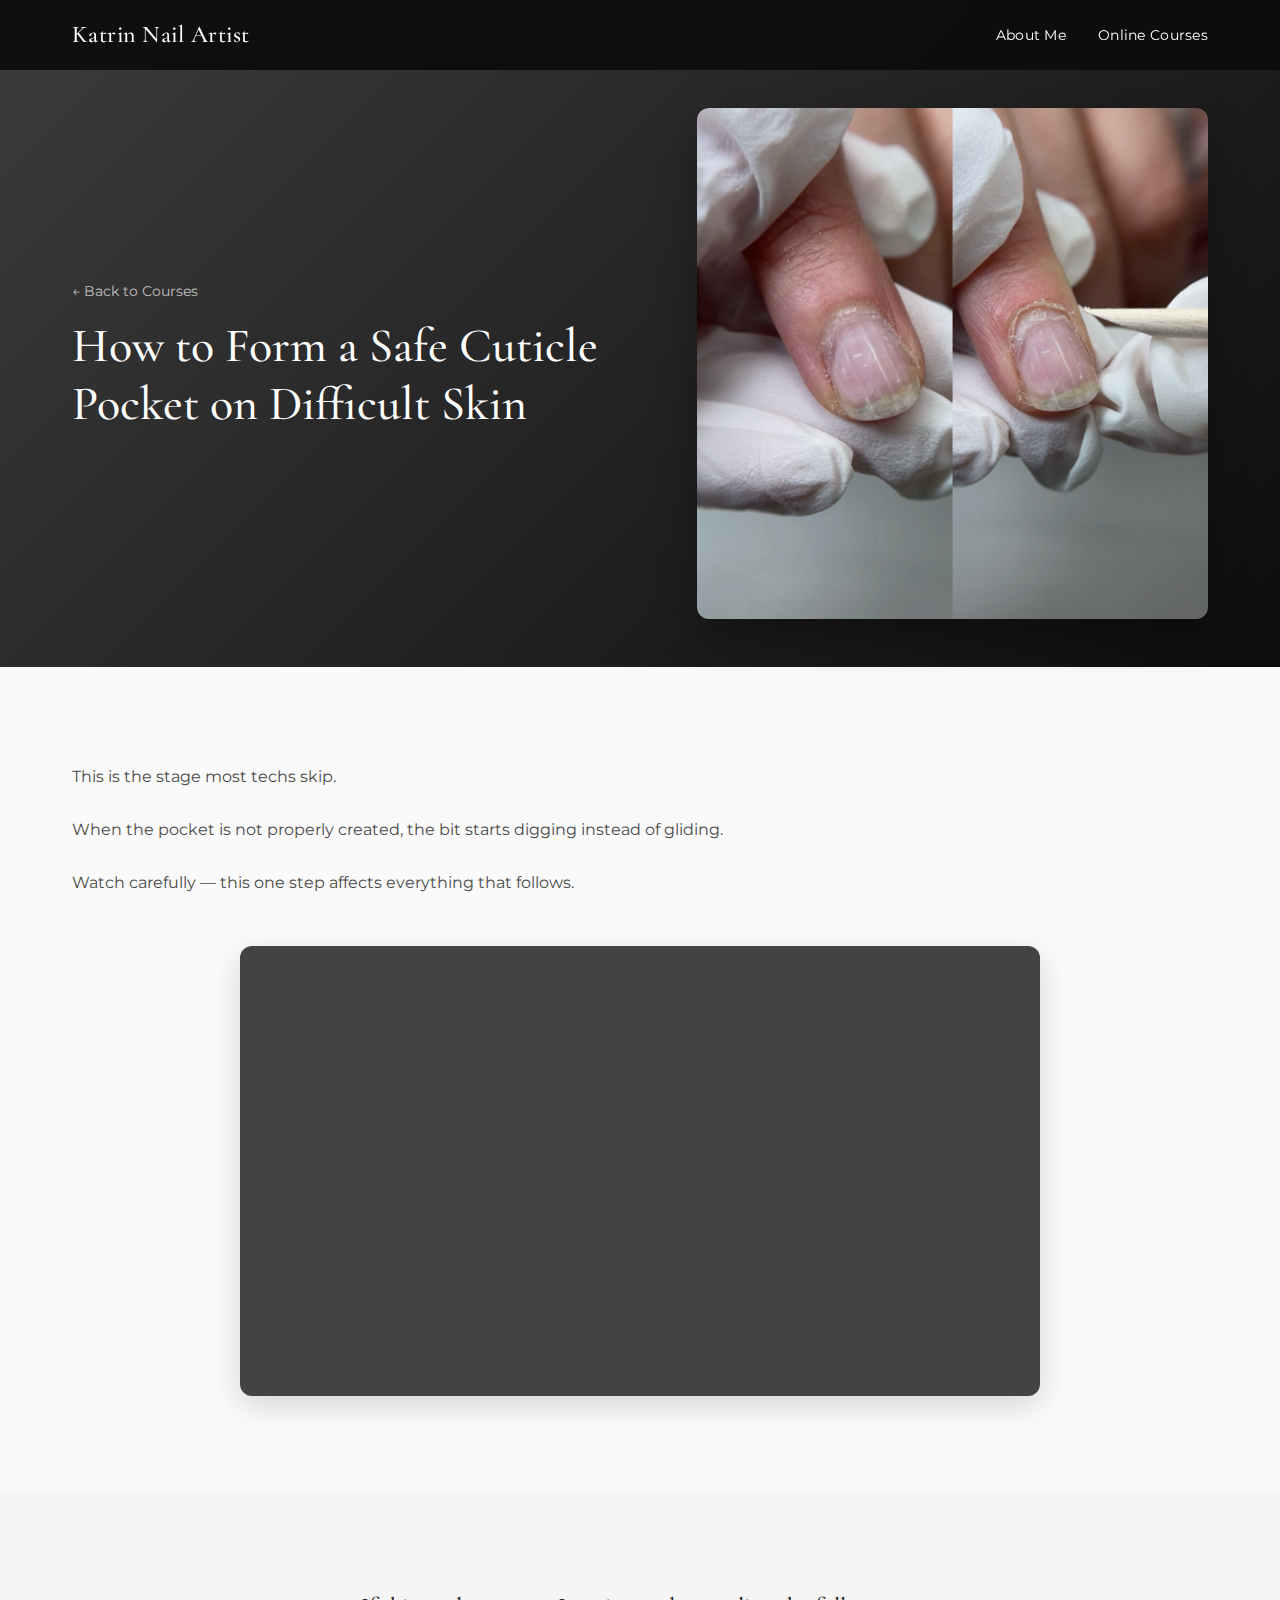
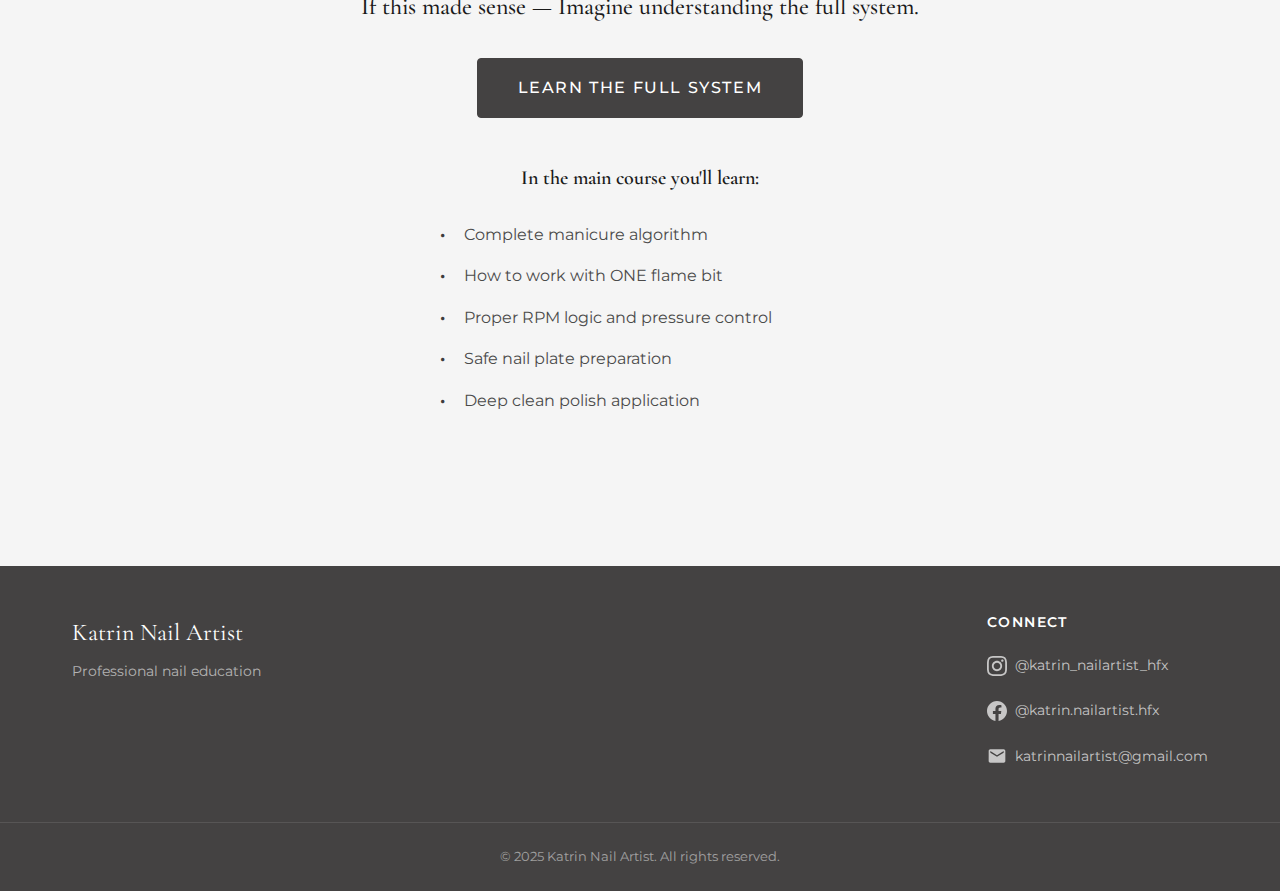
<file: lessons/lesson-cuticle-pocket.html>
<!DOCTYPE html>
<html lang="en">
<head>
    <meta charset="UTF-8">
    <meta name="viewport" content="width=device-width, initial-scale=1.0">
    <title>Lesson: How to Form a Safe Cuticle Pocket | Katrin Nail Artist</title>
    <meta name="description" content="Learn how to form a safe cuticle pocket on difficult skin. This is the step most techs skip — and it affects everything that follows. Online lesson by Ekaterina Azarova.">
    <link rel="preconnect" href="https://fonts.googleapis.com">
    <link rel="preconnect" href="https://fonts.gstatic.com" crossorigin>
    <link href="https://fonts.googleapis.com/css2?family=Cormorant+Garamond:wght@400;500;600&family=Montserrat:wght@300;400;500;600&display=swap" rel="stylesheet">
    <link rel="stylesheet" href="../css/styles.css">
    <link rel="icon" type="image/png" href="../images/favicon.png">
</head>
<body>
    <!-- Header -->
    <header class="header">
        <div class="container header__container">
            <a href="../index.html" class="header__logo">Katrin Nail Artist</a>

            <button class="header__menu-btn" aria-label="Toggle menu" aria-expanded="false">
                <span class="header__menu-icon"></span>
            </button>

            <nav class="header__nav">
                <ul class="header__nav-list">
                    <li><a href="../index.html#about" class="header__nav-link">About Me</a></li>
                    <li><a href="../index.html#courses" class="header__nav-link">Online Courses</a></li>
                </ul>
            </nav>
        </div>
    </header>

    <!-- Lesson Hero -->
    <section class="course-hero">
        <div class="container course-hero__container">
            <div class="course-hero__content">
                <a href="../index.html#courses" class="course-hero__back">&larr; Back to Courses</a>
                <h1 class="course-hero__title">How to Form a Safe Cuticle Pocket on Difficult Skin</h1>
            </div>
            <div class="course-hero__image">
                <img src="../images/Lesson: How to form a Safe cuticule pocket on difficelt skin.PNG" alt="Russian Manicure: 1 Bit Technique Course" class="course-hero__img">
            </div>
        </div>
    </section>

    <!-- Lesson Video -->
    <section class="course-video">
        <div class="container">
            <div class="lesson-intro">
                <p>This is the stage most techs skip.</p>
                <p>When the pocket is not properly created,
                the bit starts digging instead of gliding.</p>
                <p>Watch carefully — this one step affects everything that follows.</p>
            </div>
            <div class="video__container">
                <div style="position: relative; padding-top: 56.25%;">
                    <iframe
                        src="https://customer-29smyn3nuhpetcxg.cloudflarestream.com/c734746463194423d735e4b5d4b4a428/iframe?poster=https%3A%2F%2Fcustomer-29smyn3nuhpetcxg.cloudflarestream.com%2Fc734746463194423d735e4b5d4b4a428%2Fthumbnails%2Fthumbnail.jpg%3Ftime%3D%26height%3D600"
                        loading="lazy"
                        style="border: none; position: absolute; top: 0; left: 0; height: 100%; width: 100%;"
                        allow="accelerometer; gyroscope; autoplay; encrypted-media; picture-in-picture;"
                        allowfullscreen="true"
                    ></iframe>
                </div>
            </div>
        </div>
    </section>

    <!-- Post-Video CTA -->
    <section class="lesson-cta">
        <div class="container">
            <div class="lesson-cta__card">
                <p class="lesson-cta__lead">If this made sense — Imagine understanding the full system.</p>
                <a href="../russian-manicure-course.html" class="btn btn--primary btn--large">Learn the Full System</a>
                <h2 class="lesson-cta__title">In the main course you'll learn:</h2>
                <ul class="lesson-cta__list">
                    <li>Complete manicure algorithm</li>
                    <li>How to work with ONE flame bit</li>
                    <li>Proper RPM logic and pressure control</li>
                    <li>Safe nail plate preparation</li>
                    <li>Deep clean polish application</li>
                </ul>
            </div>
        </div>
    </section>

    <!-- Footer -->
    <footer class="footer">
        <div class="container footer__container">
            <div class="footer__brand">
                <a href="../index.html" class="footer__logo">Katrin Nail Artist</a>
                <p class="footer__tagline">Professional nail education</p>
            </div>

            <div class="footer__social">
                <h4 class="footer__heading">Connect</h4>
                <ul class="footer__social-list">
                    <li>
                        <a href="https://instagram.com/katrin_nailartist_hfx" class="footer__social-link" target="_blank" rel="noopener noreferrer">
                            <svg class="footer__social-icon" viewBox="0 0 24 24" fill="currentColor">
                                <path d="M12 2.163c3.204 0 3.584.012 4.85.07 3.252.148 4.771 1.691 4.919 4.919.058 1.265.069 1.645.069 4.849 0 3.205-.012 3.584-.069 4.849-.149 3.225-1.664 4.771-4.919 4.919-1.266.058-1.644.07-4.85.07-3.204 0-3.584-.012-4.849-.07-3.26-.149-4.771-1.699-4.919-4.92-.058-1.265-.07-1.644-.07-4.849 0-3.204.013-3.583.07-4.849.149-3.227 1.664-4.771 4.919-4.919 1.266-.057 1.645-.069 4.849-.069zm0-2.163c-3.259 0-3.667.014-4.947.072-4.358.2-6.78 2.618-6.98 6.98-.059 1.281-.073 1.689-.073 4.948 0 3.259.014 3.668.072 4.948.2 4.358 2.618 6.78 6.98 6.98 1.281.058 1.689.072 4.948.072 3.259 0 3.668-.014 4.948-.072 4.354-.2 6.782-2.618 6.979-6.98.059-1.28.073-1.689.073-4.948 0-3.259-.014-3.667-.072-4.947-.196-4.354-2.617-6.78-6.979-6.98-1.281-.059-1.69-.073-4.949-.073zm0 5.838c-3.403 0-6.162 2.759-6.162 6.162s2.759 6.163 6.162 6.163 6.162-2.759 6.162-6.163c0-3.403-2.759-6.162-6.162-6.162zm0 10.162c-2.209 0-4-1.79-4-4 0-2.209 1.791-4 4-4s4 1.791 4 4c0 2.21-1.791 4-4 4zm6.406-11.845c-.796 0-1.441.645-1.441 1.44s.645 1.44 1.441 1.44c.795 0 1.439-.645 1.439-1.44s-.644-1.44-1.439-1.44z"/>
                            </svg>
                            <span>@katrin_nailartist_hfx</span>
                        </a>
                    </li>
                    <li>
                        <a href="https://facebook.com/katrin.nailartist.hfx" class="footer__social-link" target="_blank" rel="noopener noreferrer">
                            <svg class="footer__social-icon" viewBox="0 0 24 24" fill="currentColor">
                                <path d="M24 12.073c0-6.627-5.373-12-12-12s-12 5.373-12 12c0 5.99 4.388 10.954 10.125 11.854v-8.385H7.078v-3.47h3.047V9.43c0-3.007 1.792-4.669 4.533-4.669 1.312 0 2.686.235 2.686.235v2.953H15.83c-1.491 0-1.956.925-1.956 1.874v2.25h3.328l-.532 3.47h-2.796v8.385C19.612 23.027 24 18.062 24 12.073z"/>
                            </svg>
                            <span>@katrin.nailartist.hfx</span>
                        </a>
                    </li>
                    <li>
                        <a href="mailto:katrinnailartist@gmail.com" class="footer__social-link">
                            <svg class="footer__social-icon" viewBox="0 0 24 24" fill="currentColor">
                                <path d="M20 4H4c-1.1 0-1.99.9-1.99 2L2 18c0 1.1.9 2 2 2h16c1.1 0 2-.9 2-2V6c0-1.1-.9-2-2-2zm0 4l-8 5-8-5V6l8 5 8-5v2z"/>
                            </svg>
                            <span>katrinnailartist@gmail.com</span>
                        </a>
                    </li>
                </ul>
            </div>
        </div>

        <div class="footer__bottom">
            <div class="container">
                <p class="footer__copyright">&copy; 2025 Katrin Nail Artist. All rights reserved.</p>
            </div>
        </div>
    </footer>

    <script src="../js/main.js"></script>
</body>
</html>
</file>
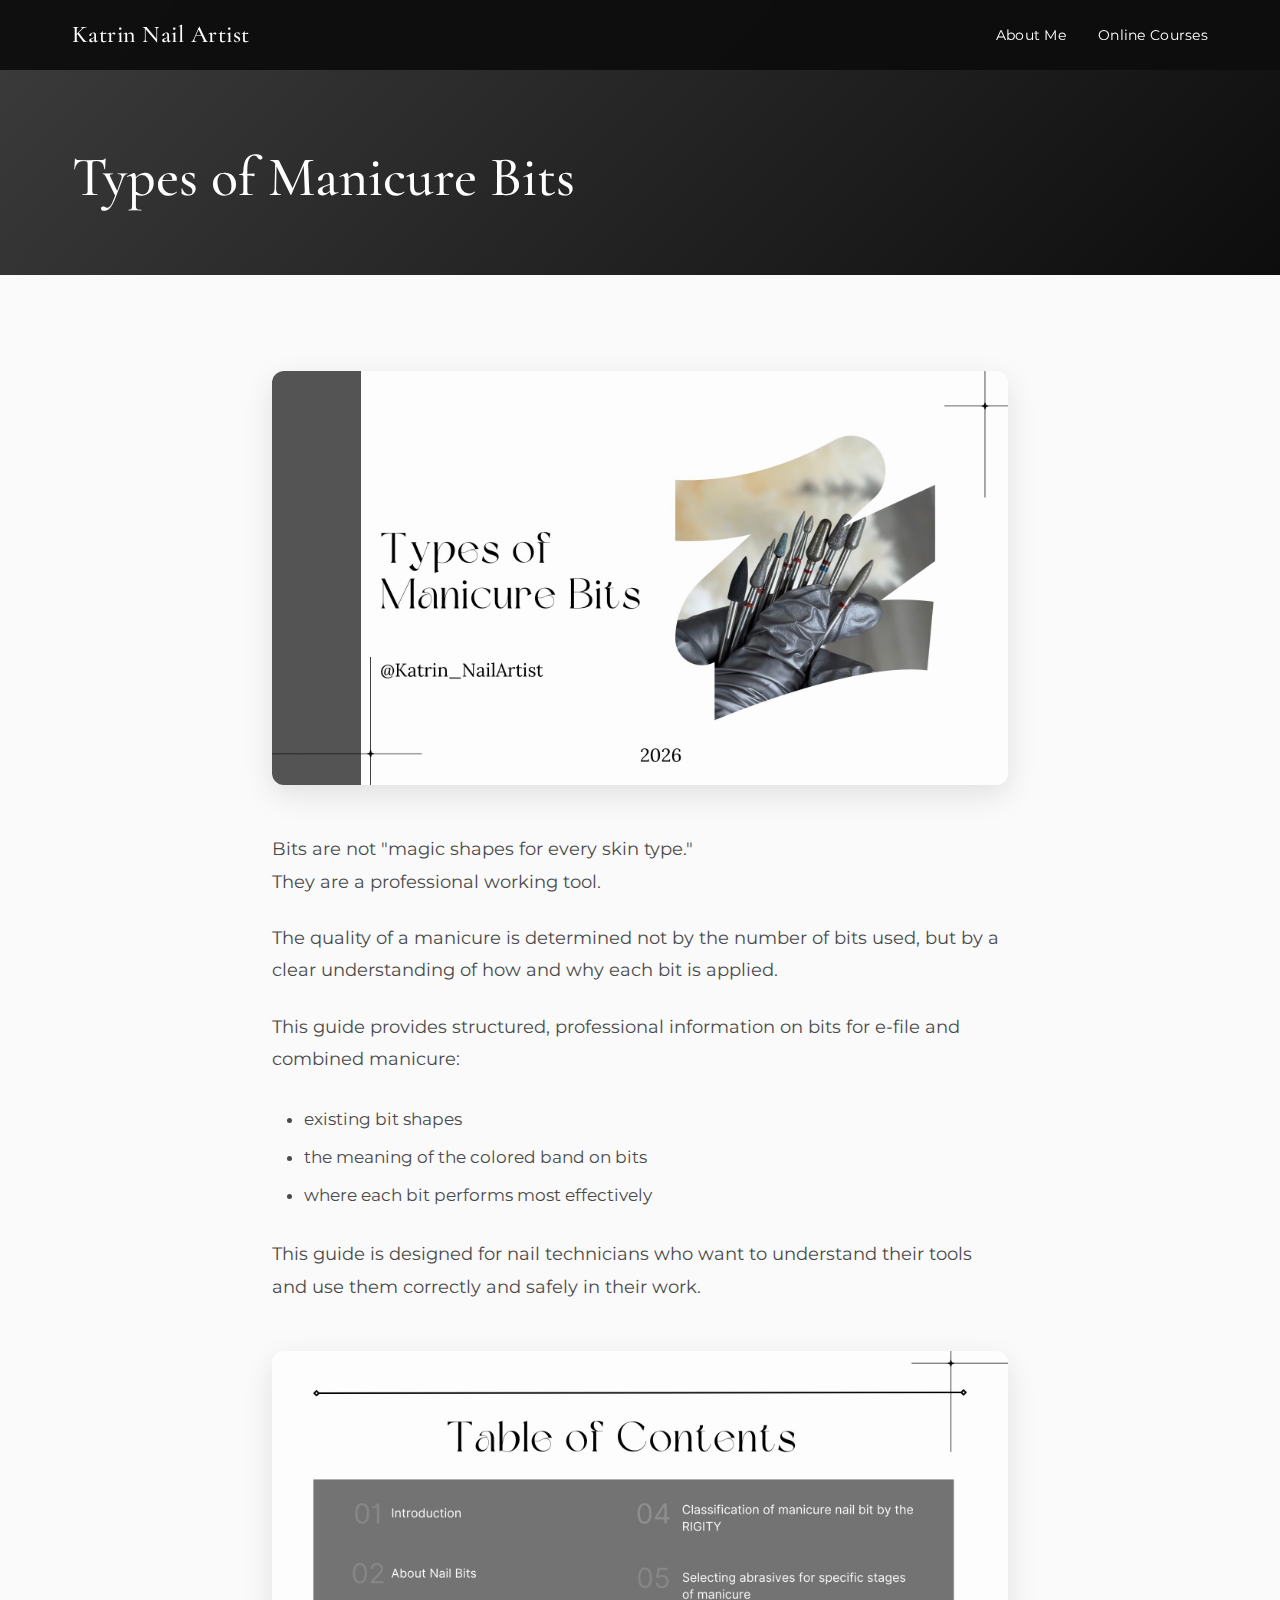
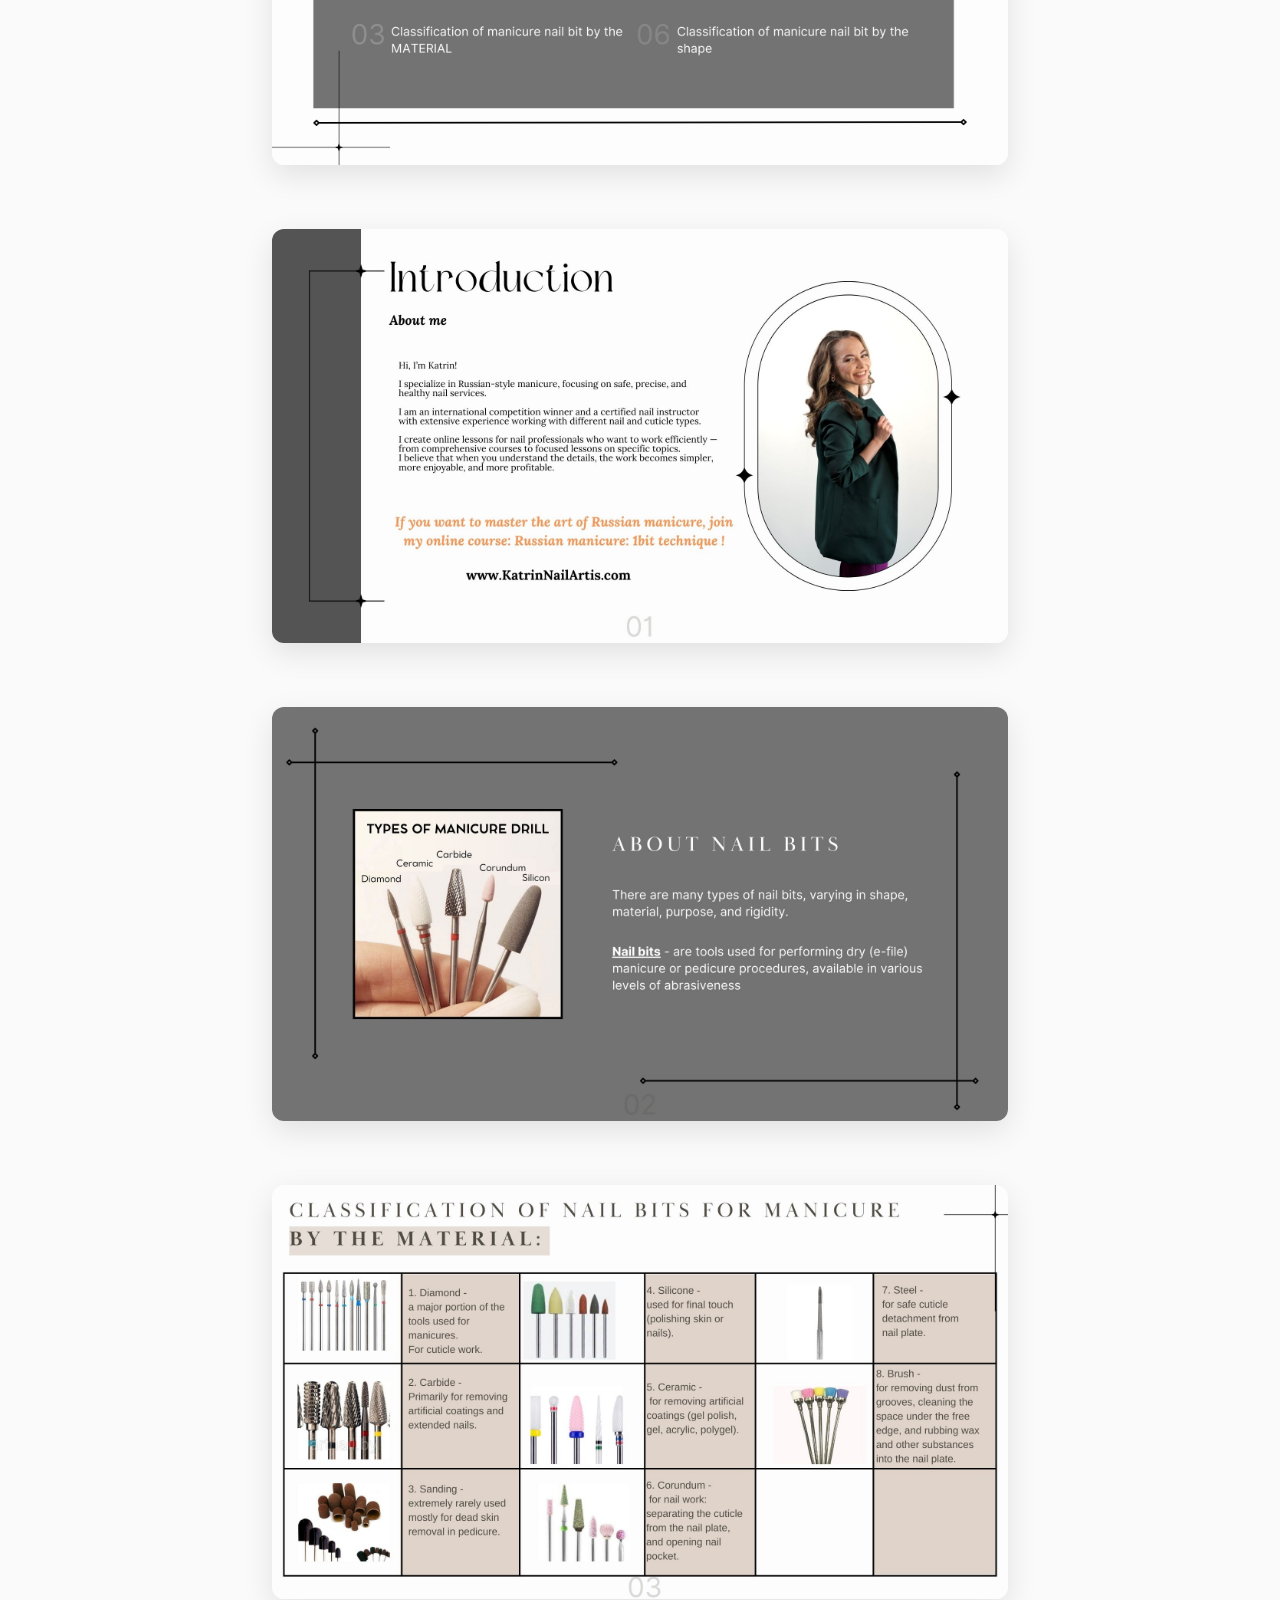
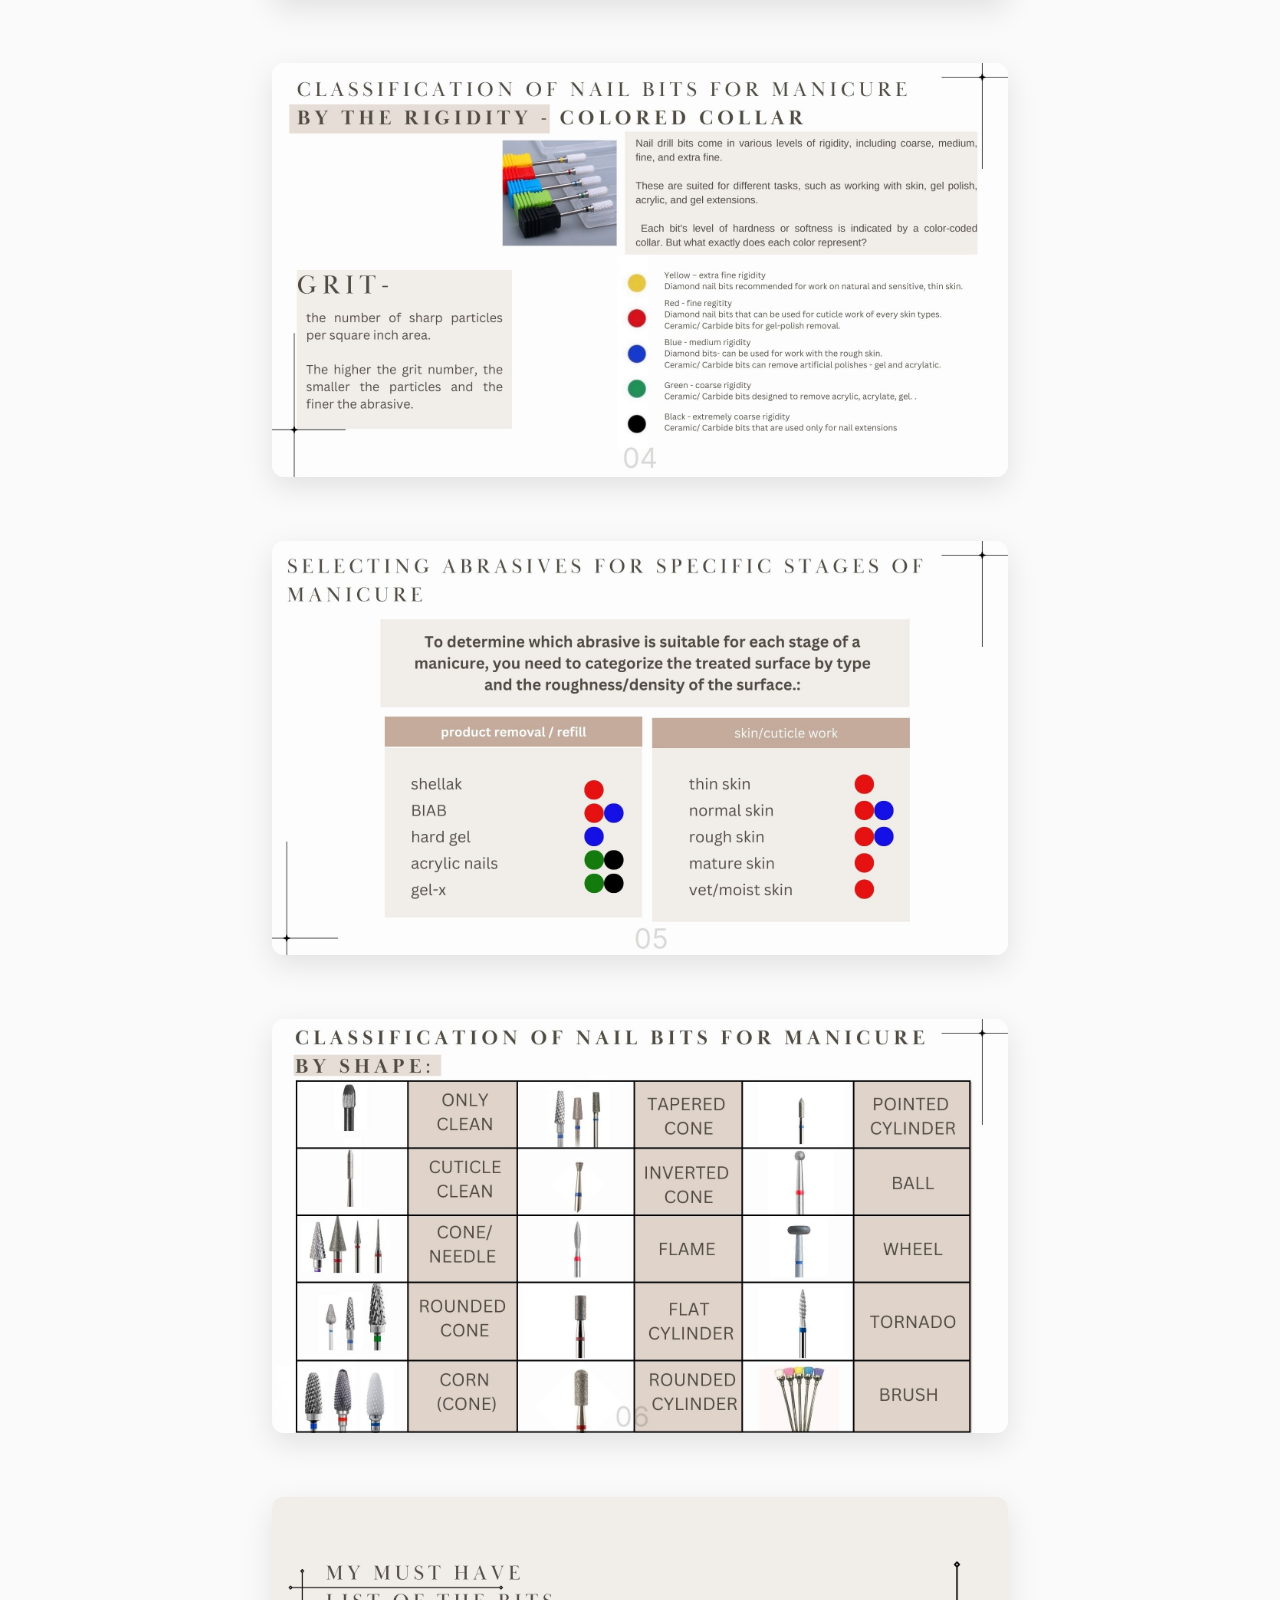
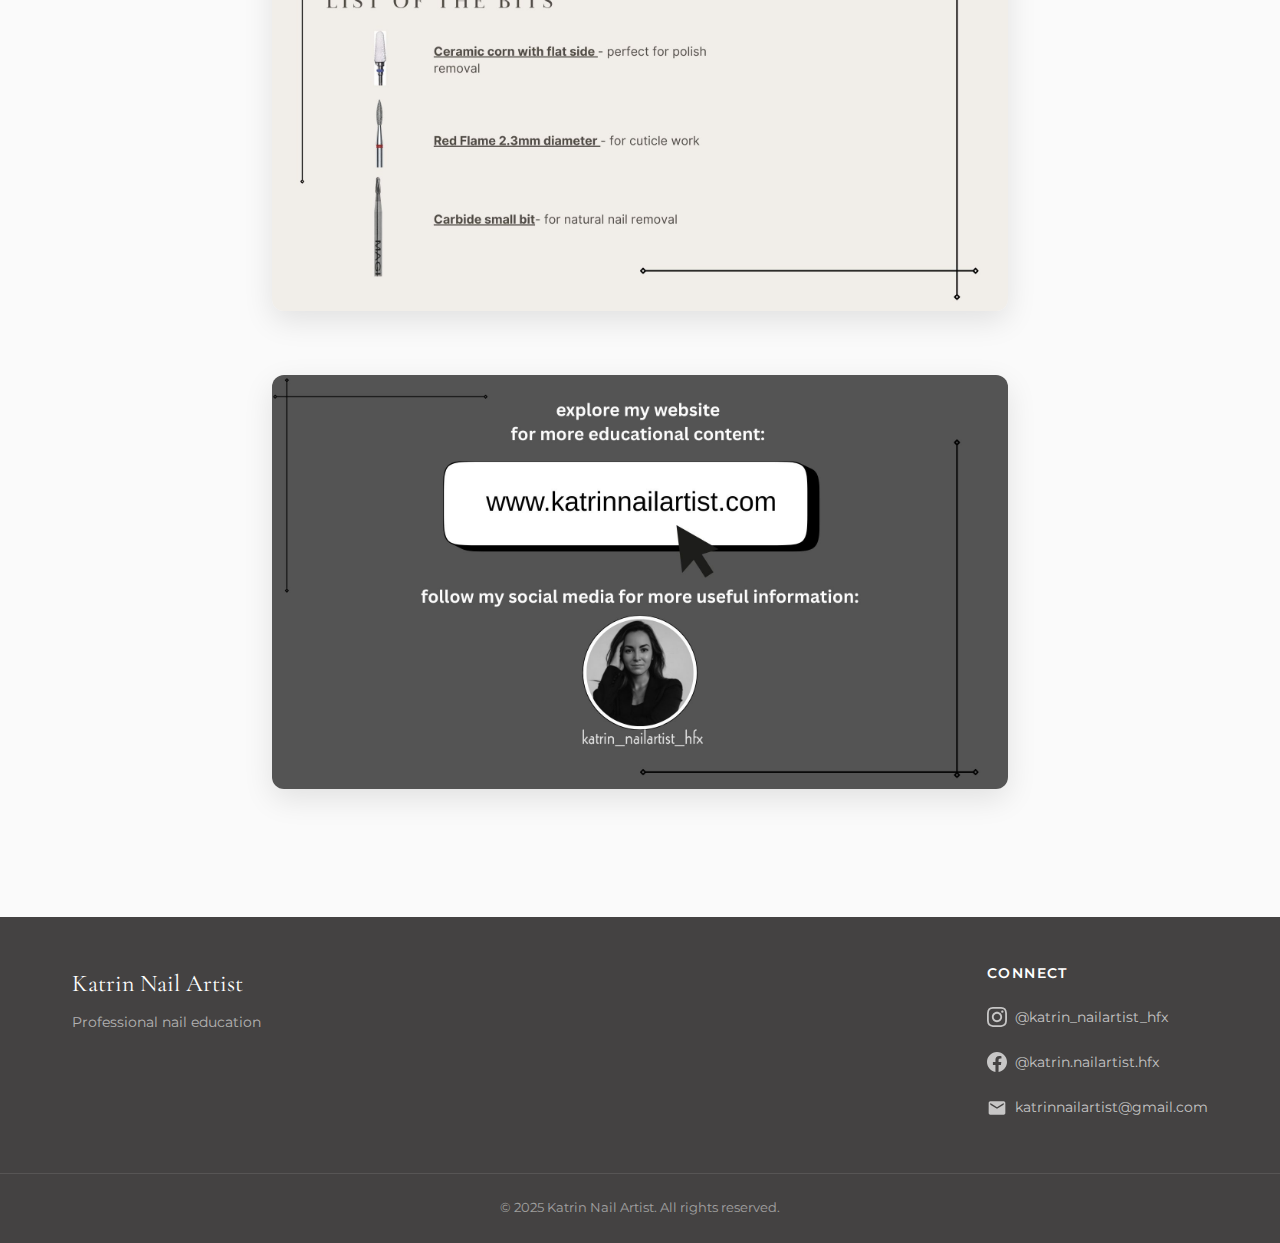
<file: lessons/types-of-manicure-bits.html>
<!DOCTYPE html>
<html lang="en">
<head>
    <meta charset="UTF-8">
    <meta name="viewport" content="width=device-width, initial-scale=1.0">
    <title>Types of Manicure Bits | Katrin Nail Artist</title>
    <meta name="description" content="A comprehensive guide to different types of manicure bits used in professional nail care. Learn about their shapes, materials, and applications.">
    <link rel="preconnect" href="https://fonts.googleapis.com">
    <link rel="preconnect" href="https://fonts.gstatic.com" crossorigin>
    <link href="https://fonts.googleapis.com/css2?family=Cormorant+Garamond:wght@400;500;600&family=Montserrat:wght@300;400;500;600&display=swap" rel="stylesheet">
    <link rel="stylesheet" href="../css/styles.css">
    <link rel="icon" type="image/png" href="../images/favicon.png">
</head>
<body>
    <!-- Header -->
    <header class="header">
        <div class="container header__container">
            <a href="../index.html" class="header__logo">Katrin Nail Artist</a>

            <button class="header__menu-btn" aria-label="Toggle menu" aria-expanded="false">
                <span class="header__menu-icon"></span>
            </button>

            <nav class="header__nav">
                <ul class="header__nav-list">
                    <li><a href="../index.html#about" class="header__nav-link">About Me</a></li>
                    <li><a href="../index.html#courses" class="header__nav-link">Online Courses</a></li>
                </ul>
            </nav>
        </div>
    </header>

    <!-- Article Hero -->
    <section class="article-hero">
        <div class="container">
            <h1 class="article-hero__title">Types of Manicure Bits</h1>
        </div>
    </section>

    <!-- Article Content -->
    <article class="article">
        <div class="container article__container">
            <figure class="article__figure article__figure--hero">
                <img src="../images/Types of Manicure Bits/Types of Manicure Bits 1.JPG" alt="Types of Manicure Bits - Overview" class="article__img">
            </figure>

            <div class="article__content">
                <p class="article__text">
                    Bits are not "magic shapes for every skin type."<br>
                    They are a professional working tool.
                </p>
                <p class="article__text">
                    The quality of a manicure is determined not by the number of bits used, but by a clear understanding of how and why each bit is applied.
                </p>
                <p class="article__text">
                    This guide provides structured, professional information on bits for e-file and combined manicure:
                </p>
                <ul class="article__list">
                    <li>existing bit shapes</li>
                    <li>the meaning of the colored band on bits</li>
                    <li>where each bit performs most effectively</li>
                </ul>
                <p class="article__text">
                    This guide is designed for nail technicians who want to understand their tools and use them correctly and safely in their work.
                </p>
            </div>

            <div class="article__gallery">
                <figure class="article__figure">
                    <img src="../images/Types of Manicure Bits/Types of Manicure Bits 2.JPG" alt="Manicure Bits Type 2" class="article__img">
                </figure>

                <figure class="article__figure">
                    <img src="../images/Types of Manicure Bits/Types of Manicure Bits 3.JPG" alt="Manicure Bits Type 3" class="article__img">
                </figure>

                <figure class="article__figure">
                    <img src="../images/Types of Manicure Bits/Types of Manicure Bits 4.JPG" alt="Manicure Bits Type 4" class="article__img">
                </figure>

                <figure class="article__figure">
                    <img src="../images/Types of Manicure Bits/Types of Manicure Bits 5.JPG" alt="Manicure Bits Type 5" class="article__img">
                </figure>

                <figure class="article__figure">
                    <img src="../images/Types of Manicure Bits/Types of Manicure Bits 6.JPG" alt="Manicure Bits Type 6" class="article__img">
                </figure>

                <figure class="article__figure">
                    <img src="../images/Types of Manicure Bits/Types of Manicure Bits 7.JPG" alt="Manicure Bits Type 7" class="article__img">
                </figure>

                <figure class="article__figure">
                    <img src="../images/Types of Manicure Bits/Types of Manicure Bits 8.JPG" alt="Manicure Bits Type 8" class="article__img">
                </figure>

                <figure class="article__figure">
                    <img src="../images/Types of Manicure Bits/Types of Manicure Bits 9.JPG" alt="Manicure Bits Type 9" class="article__img">
                </figure>

                <figure class="article__figure">
                    <a href="../index.html">
                        <img src="../images/Types of Manicure Bits/Types of Manicure Bits 10.jpeg" alt="Manicure Bits Type 10" class="article__img">
                    </a>
                </figure>
            </div>
        </div>
    </article>

    <!-- Footer -->
    <footer class="footer">
        <div class="container footer__container">
            <div class="footer__brand">
                <a href="../index.html" class="footer__logo">Katrin Nail Artist</a>
                <p class="footer__tagline">Professional nail education</p>
            </div>

            <div class="footer__social">
                <h4 class="footer__heading">Connect</h4>
                <ul class="footer__social-list">
                    <li>
                        <a href="https://instagram.com/katrin_nailartist_hfx" class="footer__social-link" target="_blank" rel="noopener noreferrer">
                            <svg class="footer__social-icon" viewBox="0 0 24 24" fill="currentColor">
                                <path d="M12 2.163c3.204 0 3.584.012 4.85.07 3.252.148 4.771 1.691 4.919 4.919.058 1.265.069 1.645.069 4.849 0 3.205-.012 3.584-.069 4.849-.149 3.225-1.664 4.771-4.919 4.919-1.266.058-1.644.07-4.85.07-3.204 0-3.584-.012-4.849-.07-3.26-.149-4.771-1.699-4.919-4.92-.058-1.265-.07-1.644-.07-4.849 0-3.204.013-3.583.07-4.849.149-3.227 1.664-4.771 4.919-4.919 1.266-.057 1.645-.069 4.849-.069zm0-2.163c-3.259 0-3.667.014-4.947.072-4.358.2-6.78 2.618-6.98 6.98-.059 1.281-.073 1.689-.073 4.948 0 3.259.014 3.668.072 4.948.2 4.358 2.618 6.78 6.98 6.98 1.281.058 1.689.072 4.948.072 3.259 0 3.668-.014 4.948-.072 4.354-.2 6.782-2.618 6.979-6.98.059-1.28.073-1.689.073-4.948 0-3.259-.014-3.667-.072-4.947-.196-4.354-2.617-6.78-6.979-6.98-1.281-.059-1.69-.073-4.949-.073zm0 5.838c-3.403 0-6.162 2.759-6.162 6.162s2.759 6.163 6.162 6.163 6.162-2.759 6.162-6.163c0-3.403-2.759-6.162-6.162-6.162zm0 10.162c-2.209 0-4-1.79-4-4 0-2.209 1.791-4 4-4s4 1.791 4 4c0 2.21-1.791 4-4 4zm6.406-11.845c-.796 0-1.441.645-1.441 1.44s.645 1.44 1.441 1.44c.795 0 1.439-.645 1.439-1.44s-.644-1.44-1.439-1.44z"/>
                            </svg>
                            <span>@katrin_nailartist_hfx</span>
                        </a>
                    </li>
                    <li>
                        <a href="https://facebook.com/katrin.nailartist.hfx" class="footer__social-link" target="_blank" rel="noopener noreferrer">
                            <svg class="footer__social-icon" viewBox="0 0 24 24" fill="currentColor">
                                <path d="M24 12.073c0-6.627-5.373-12-12-12s-12 5.373-12 12c0 5.99 4.388 10.954 10.125 11.854v-8.385H7.078v-3.47h3.047V9.43c0-3.007 1.792-4.669 4.533-4.669 1.312 0 2.686.235 2.686.235v2.953H15.83c-1.491 0-1.956.925-1.956 1.874v2.25h3.328l-.532 3.47h-2.796v8.385C19.612 23.027 24 18.062 24 12.073z"/>
                            </svg>
                            <span>@katrin.nailartist.hfx</span>
                        </a>
                    </li>
                    <li>
                        <a href="mailto:katrinnailartist@gmail.com" class="footer__social-link">
                            <svg class="footer__social-icon" viewBox="0 0 24 24" fill="currentColor">
                                <path d="M20 4H4c-1.1 0-1.99.9-1.99 2L2 18c0 1.1.9 2 2 2h16c1.1 0 2-.9 2-2V6c0-1.1-.9-2-2-2zm0 4l-8 5-8-5V6l8 5 8-5v2z"/>
                            </svg>
                            <span>katrinnailartist@gmail.com</span>
                        </a>
                    </li>
                </ul>
            </div>
        </div>

        <div class="footer__bottom">
            <div class="container">
                <p class="footer__copyright">&copy; 2025 Katrin Nail Artist. All rights reserved.</p>
            </div>
        </div>
    </footer>

    <script src="../js/main.js"></script>
</body>
</html>
</file>
<file: css/styles.css>
/* ========================================
   CSS Variables & Reset
   ======================================== */

:root {
    /* Colors - Sleek Black & White with Gray accents */
    --color-primary: #3d3c3c;
    --color-primary-dark: #0d0d0d;
    --color-primary-light: #4a4a4a;
    --color-accent: #888888;
    --color-dark: #444242;
    --color-dark-card: #1a1a1a;
    --color-light: #f5f5f5;
    --color-cream: #fafafa;
    --color-white: #ffffff;
    --color-text: #1a1a1a;
    --color-text-light: #4a4a4a;
    --color-text-muted: #888888;

    /* Typography */
    --font-heading: 'Cormorant Garamond', Georgia, serif;
    --font-body: 'Montserrat', -apple-system, BlinkMacSystemFont, sans-serif;

    /* Spacing */
    --spacing-xs: 0.5rem;
    --spacing-sm: 1rem;
    --spacing-md: 1.5rem;
    --spacing-lg: 2rem;
    --spacing-xl: 3rem;
    --spacing-2xl: 4rem;
    --spacing-3xl: 6rem;

    /* Container */
    --container-max: 1200px;
    --container-padding: 1.25rem;

    /* Transitions */
    --transition-fast: 0.2s ease;
    --transition-base: 0.3s ease;

    /* Border Radius */
    --radius-sm: 4px;
    --radius-md: 8px;
    --radius-lg: 12px;
}

/* Reset */
*,
*::before,
*::after {
    box-sizing: border-box;
    margin: 0;
    padding: 0;
}

html {
    scroll-behavior: smooth;
}

body {
    font-family: var(--font-body);
    font-size: 16px;
    line-height: 1.6;
    color: var(--color-text);
    background-color: var(--color-cream);
    -webkit-font-smoothing: antialiased;
    -moz-osx-font-smoothing: grayscale;
}

img {
    max-width: 100%;
    height: auto;
    display: block;
}

a {
    color: inherit;
    text-decoration: none;
}

ul {
    list-style: none;
}

/* ========================================
   Typography
   ======================================== */

h1, h2, h3, h4, h5, h6 {
    font-family: var(--font-heading);
    font-weight: 500;
    line-height: 1.2;
}

.section-title {
    font-size: 2rem;
    margin-bottom: var(--spacing-md);
    color: var(--color-dark);
}

.section-title--light {
    color: var(--color-white);
}

/* ========================================
   Utilities
   ======================================== */

.container {
    width: 100%;
    max-width: var(--container-max);
    margin: 0 auto;
    padding: 0 var(--container-padding);
}

/* ========================================
   Buttons
   ======================================== */

.btn {
    display: inline-block;
    padding: 0.875rem 2rem;
    font-family: var(--font-body);
    font-size: 0.875rem;
    font-weight: 500;
    text-transform: uppercase;
    letter-spacing: 0.1em;
    border: none;
    border-radius: var(--radius-sm);
    cursor: pointer;
    transition: all var(--transition-base);
    text-align: center;
}

.btn--primary {
    background-color: var(--color-white);
    color: var(--color-dark);
    border: 1px solid var(--color-white);
}

.btn--primary:hover {
    background-color: transparent;
    color: var(--color-white);
    transform: translateY(-2px);
}

.btn--secondary {
    background-color: var(--color-white);
    color: var(--color-dark);
    border: 1px solid var(--color-white);
}

.btn--secondary:hover {
    background-color: transparent;
    color: var(--color-white);
    transform: translateY(-2px);
}

/* ========================================
   Header
   ======================================== */

.header {
    position: fixed;
    top: 0;
    left: 0;
    right: 0;
    z-index: 1000;
    background-color: rgba(13, 13, 13, 0.95);
    backdrop-filter: blur(10px);
    padding: var(--spacing-sm) 0;
}

.header__container {
    display: flex;
    align-items: center;
    justify-content: space-between;
}

.header__logo {
    font-family: var(--font-heading);
    font-size: 1.25rem;
    font-weight: 500;
    color: var(--color-white);
    letter-spacing: 0.02em;
}

/* Mobile Menu Button */
.header__menu-btn {
    display: flex;
    align-items: center;
    justify-content: center;
    width: 40px;
    height: 40px;
    background: none;
    border: none;
    cursor: pointer;
    z-index: 1001;
}

.header__menu-icon {
    position: relative;
    width: 24px;
    height: 2px;
    background-color: var(--color-white);
    transition: var(--transition-base);
}

.header__menu-icon::before,
.header__menu-icon::after {
    content: '';
    position: absolute;
    left: 0;
    width: 24px;
    height: 2px;
    background-color: var(--color-white);
    transition: var(--transition-base);
}

.header__menu-icon::before {
    top: -7px;
}

.header__menu-icon::after {
    top: 7px;
}

/* Menu Open State */
.header__menu-btn[aria-expanded="true"] .header__menu-icon {
    background-color: transparent;
}

.header__menu-btn[aria-expanded="true"] .header__menu-icon::before {
    top: 0;
    transform: rotate(45deg);
}

.header__menu-btn[aria-expanded="true"] .header__menu-icon::after {
    top: 0;
    transform: rotate(-45deg);
}

/* Mobile Navigation */
.header__nav {
    position: fixed;
    top: 0;
    right: -100%;
    width: 80%;
    max-width: 300px;
    height: 100vh;
    background-color: var(--color-primary-dark);
    padding: 5rem var(--spacing-lg) var(--spacing-lg);
    transition: right var(--transition-base);
    z-index: 1000;
}

.header__nav.is-open {
    right: 0;
}

.header__nav-list {
    display: flex;
    flex-direction: column;
    gap: var(--spacing-md);
}

.header__nav-link {
    font-size: 1.125rem;
    font-weight: 400;
    color: var(--color-white);
    padding: var(--spacing-xs) 0;
    transition: opacity var(--transition-fast);
}

.header__nav-link:hover {
    opacity: 0.8;
}

/* ========================================
   Hero Section
   ======================================== */

.hero {
    position: relative;
    min-height: 100vh;
    display: flex;
    align-items: center;
    background: linear-gradient(135deg, var(--color-primary) 0%, var(--color-primary-dark) 100%);
    padding: calc(60px + var(--spacing-xl)) 0 var(--spacing-xl);
    overflow: hidden;
}

.hero__overlay {
    position: absolute;
    top: 0;
    left: 0;
    right: 0;
    bottom: 0;
    pointer-events: none;
}

.hero__container {
    position: relative;
    z-index: 1;
}

.hero__content {
    text-align: center;
}

.hero__title {
    font-size: 2.5rem;
    font-weight: 400;
    color: var(--color-white);
    margin-bottom: var(--spacing-md);
    line-height: 1.1;
}

.hero__subtitle {
    font-size: 1.05rem;
    font-weight: 300;
    color: rgba(255, 255, 255, 0.9);
    max-width: 520px;
    margin-left: auto;
    margin-right: auto;
    margin-bottom: var(--spacing-sm);
    line-height: 1.5;
}

.hero__mini-line {
    font-size: 0.85rem;
    font-weight: 500;
    font-style: italic;
    color: rgba(255, 255, 255, 0.7);
    margin-bottom: var(--spacing-lg);
}

.hero__trust {
    font-size: 0.8rem;
    font-weight: 300;
    color: rgba(255, 255, 255, 0.55);
    margin-top: var(--spacing-sm);
    letter-spacing: 0.03em;
}

.hero__image {
    margin-top: var(--spacing-xl);
}

.hero__image-placeholder {
    aspect-ratio: 4/5;
    max-width: 300px;
    margin: 0 auto;
    background-color: rgba(255, 255, 255, 0.1);
    border-radius: var(--radius-lg);
    display: flex;
    align-items: center;
    justify-content: center;
    color: rgba(255, 255, 255, 0.5);
    font-size: 0.875rem;
}

.hero__img {
    max-width: 300px;
    width: 100%;
    height: auto;
    border-radius: var(--radius-lg);
    object-fit: cover;
    margin: 0 auto;
    box-shadow: 0 20px 40px rgba(0, 0, 0, 0.3);
}

/* ========================================
   About Section
   ======================================== */

/* ========================================
   Pain Points
   ======================================== */

.pain-points {
    padding: var(--spacing-3xl) 0;
    background-color: var(--color-cream);
    text-align: center;
}

.pain-points__title {
    margin-bottom: var(--spacing-lg);
}

.pain-points__list {
    list-style: none;
    padding: 0;
    margin: 0 auto var(--spacing-lg);
    max-width: 520px;
    text-align: left;
}

.pain-points__list li {
    position: relative;
    padding: 0.5em 0 0.5em 1.6em;
    font-size: 1.05rem;
    color: var(--color-dark);
    line-height: 1.5;
}

.pain-points__list li::before {
    content: "—";
    position: absolute;
    left: 0;
    color: var(--color-primary, #b08d6e);
}

.pain-points__cta {
    font-size: 1.15rem;
    font-weight: 500;
    font-style: italic;
    color: var(--color-primary, #b08d6e);
}

/* ========================================
   About
   ======================================== */

.about {
    padding: var(--spacing-3xl) 0;
    background-color: var(--color-cream);
    border-top: 1px solid rgba(0, 0, 0, 0.08);
}

.about__container {
    display: flex;
    flex-direction: column;
    gap: var(--spacing-xl);
}

.about__image-placeholder {
    aspect-ratio: 1;
    max-width: 300px;
    margin: 0 auto;
    background-color: var(--color-light);
    border-radius: var(--radius-lg);
    display: flex;
    align-items: center;
    justify-content: center;
    color: var(--color-text-muted);
    font-size: 0.875rem;
}

.about__img {
    max-width: 300px;
    width: 100%;
    height: auto;
    border-radius: var(--radius-lg);
    object-fit: cover;
    margin: 0 auto;
    box-shadow: 0 10px 30px rgba(0, 0, 0, 0.1);
}

.about__content {
    text-align: center;
}

.about__text {
    color: var(--color-text-light);
    margin-bottom: var(--spacing-md);
    line-height: 1.8;
}

.about__credentials {
    display: flex;
    flex-direction: column;
    gap: var(--spacing-sm);
    margin-top: var(--spacing-lg);
}

.about__credential {
    display: flex;
    align-items: center;
    justify-content: center;
    gap: var(--spacing-xs);
    color: var(--color-text);
}

.about__credential-icon {
    color: var(--color-text);
    font-weight: 600;
}

/* ========================================
   Courses Section
   ======================================== */

.courses {
    padding: var(--spacing-3xl) 0;
    background-color: var(--color-dark);
}

.courses__intro {
    text-align: center;
    color: rgba(255, 255, 255, 0.7);
    margin-bottom: var(--spacing-xl);
    max-width: 600px;
    margin-left: auto;
    margin-right: auto;
}

.courses__section-title {
    font-family: var(--font-heading);
    font-size: 1.5rem;
    color: var(--color-white);
    margin-bottom: var(--spacing-md);
    margin-top: var(--spacing-xl);
}

.courses__section-title:first-of-type {
    margin-top: 0;
}

.courses__grid {
    display: flex;
    flex-direction: column;
    gap: var(--spacing-lg);
}

.courses__grid--mini {
    display: grid;
    grid-template-columns: 1fr;
    gap: var(--spacing-lg);
}

/* Course Card */
.course-card {
    background-color: var(--color-white);
    border-radius: var(--radius-lg);
    overflow: hidden;
    transition: transform var(--transition-base);
    box-shadow: 0 4px 20px rgba(0, 0, 0, 0.15);
}

.course-card:hover {
    transform: translateY(-4px);
}

.course-card__image-placeholder {
    aspect-ratio: 16/9;
    background-color: rgba(255, 255, 255, 0.05);
    display: flex;
    align-items: center;
    justify-content: center;
    color: rgba(255, 255, 255, 0.3);
    font-size: 0.875rem;
}

.course-card__img {
    width: 100%;
    height: auto;
    aspect-ratio: 16/9;
    object-fit: cover;
    display: block;
}

.course-card__content {
    padding: var(--spacing-md);
}

.course-card__header {
    display: flex;
    flex-direction: column;
    gap: var(--spacing-xs);
    margin-bottom: var(--spacing-sm);
}

.course-card__title {
    font-size: 1.25rem;
    font-weight: 500;
    color: var(--color-dark);
}

.course-card__price {
    font-size: 1.125rem;
    font-weight: 500;
    color: var(--color-dark);
}

.course-card__price-usd {
    font-size: 0.875rem;
    font-weight: 400;
    color: var(--color-text-muted);
    margin-left: 0.25rem;
}

.course-card__price--free {
    color: #c0392b;
    font-weight: 600;
}

.course-card__description {
    font-size: 0.9rem;
    color: var(--color-text-light);
    margin-bottom: var(--spacing-md);
    line-height: 1.7;
}

.course-card__tagline {
    font-size: 0.8rem;
    font-weight: 500;
    text-transform: uppercase;
    letter-spacing: 0.05em;
    color: var(--color-primary, #b08d6e);
    margin-bottom: var(--spacing-xs);
}

.course-card__learn-label {
    font-size: 0.9rem;
    font-weight: 500;
    color: var(--color-dark);
    margin-bottom: var(--spacing-xs);
}

.course-card__highlight {
    font-size: 0.9rem;
    font-weight: 500;
    font-style: italic;
    color: var(--color-dark);
    margin-bottom: var(--spacing-sm);
}

.course-card__features {
    display: flex;
    flex-wrap: wrap;
    gap: var(--spacing-xs);
    margin-bottom: var(--spacing-md);
}

.course-card__features li {
    font-size: 0.8rem;
    color: var(--color-text-muted);
    background-color: var(--color-light);
    padding: 0.25rem 0.75rem;
    border-radius: 100px;
}

.course-card--featured .course-card__features {
    display: block;
    list-style: none;
    padding: 0;
}

.course-card--featured .course-card__features li {
    display: block;
    background: none;
    padding: 0.3em 0 0.3em 1.4em;
    border-radius: 0;
    font-size: 0.9rem;
    color: var(--color-text-light);
    position: relative;
    line-height: 1.5;
}

.course-card--featured .course-card__features li::before {
    content: "✓";
    position: absolute;
    left: 0;
    color: var(--color-primary, #b08d6e);
    font-weight: 600;
}

.course-card__meta {
    display: flex;
    flex-wrap: wrap;
    gap: var(--spacing-xs);
    margin-bottom: var(--spacing-md);
}

.course-card__meta li {
    font-size: 0.8rem;
    color: var(--color-text-muted);
    background-color: var(--color-light);
    padding: 0.25rem 0.75rem;
    border-radius: 100px;
}

.course-card__features--list {
    display: block;
    list-style: none;
    padding: 0;
}

.course-card__features--list li {
    display: block;
    background: none;
    padding: 0.25em 0 0.25em 1.4em;
    border-radius: 0;
    font-size: 0.85rem;
    color: var(--color-text-light);
    position: relative;
    line-height: 1.5;
}

.course-card__features--list li::before {
    content: "•";
    position: absolute;
    left: 0;
    color: var(--color-primary, #b08d6e);
    font-weight: 600;
}

.course-card__note {
    font-size: 0.8rem;
    font-style: italic;
    color: var(--color-text-muted);
    margin-bottom: var(--spacing-md);
    padding: 0.5em 0.75em;
    background-color: var(--color-light);
    border-radius: var(--radius-sm, 4px);
}

.course-card .btn {
    width: 100%;
    background-color: var(--color-dark);
    color: var(--color-white);
    border: 1px solid var(--color-dark);
}

.course-card .btn:hover {
    background-color: var(--color-white);
    color: var(--color-dark);
}

/* ========================================
   Reviews Section
   ======================================== */

.reviews {
    padding: var(--spacing-3xl) 0;
    background-color: var(--color-cream);
}

.reviews__intro {
    text-align: center;
    color: var(--color-text-light);
    margin-bottom: var(--spacing-xl);
    max-width: 600px;
    margin-left: auto;
    margin-right: auto;
}

.reviews__track-wrapper {
    overflow: hidden;
}

.reviews__track {
    display: flex;
    align-items: flex-start;
    gap: var(--spacing-md);
    overflow-x: auto;
    scroll-behavior: smooth;
    -webkit-overflow-scrolling: touch;
    padding: var(--spacing-xs) var(--container-padding);
    scrollbar-width: none;
}

.reviews__track::after {
    content: '';
    flex: 0 0 var(--container-padding);
}

.reviews__track::-webkit-scrollbar {
    display: none;
}

/* Review Card */
.review-card {
    flex: 0 0 280px;
    background-color: var(--color-white);
    border-radius: var(--radius-lg);
    padding: var(--spacing-lg);
    box-shadow: 0 2px 12px rgba(0, 0, 0, 0.06);
    transition: transform var(--transition-base), box-shadow var(--transition-base);
}

.review-card:hover {
    transform: translateY(-4px);
    box-shadow: 0 6px 20px rgba(0, 0, 0, 0.1);
}

.review-card__stars {
    display: flex;
    gap: 2px;
    margin-bottom: var(--spacing-xs);
    color: #f5a623;
}

.review-card__stars svg {
    width: 14px;
    height: 14px;
}

.review-card__header {
    display: flex;
    flex-direction: column;
    margin-bottom: var(--spacing-md);
}

.review-card__name-row {
    display: flex;
    align-items: baseline;
    justify-content: space-between;
    gap: var(--spacing-sm);
}

.review-card__date {
    font-size: 0.75rem;
    color: var(--color-text-muted);
    white-space: nowrap;
}

.review-card__name {
    font-family: var(--font-heading);
    font-size: 1.1rem;
    font-weight: 500;
    color: var(--color-text);
}

.review-card__info {
    font-size: 0.75rem;
    color: var(--color-text-muted);
    letter-spacing: 0.02em;
}

.review-card__course {
    font-size: 0.8rem;
    color: var(--color-text-muted);
    text-decoration: none;
    transition: color var(--transition-base);
    white-space: nowrap;
    overflow: hidden;
    text-overflow: ellipsis;
}

.review-card__course:hover {
    color: var(--color-text);
}

.review-card__text {
    margin: 0;
    border: none;
    padding: 0;
}

.review-card__text p {
    font-size: 0.9rem;
    color: var(--color-text-light);
    line-height: 1.7;
    margin: 0;
    display: -webkit-box;
    -webkit-line-clamp: 4;
    -webkit-box-orient: vertical;
    overflow: hidden;
}

.review-card__text p.is-expanded {
    -webkit-line-clamp: unset;
}

.review-card__toggle {
    font-size: 0.85rem;
    color: var(--color-text-muted);
    background: none;
    border: none;
    padding: 0;
    margin-top: var(--spacing-xs);
    cursor: pointer;
    transition: color var(--transition-base);
}

.review-card__toggle:hover {
    color: var(--color-text);
}

/* Navigation Arrows */
.reviews__controls {
    display: flex;
    justify-content: center;
    gap: var(--spacing-sm);
    margin-top: var(--spacing-lg);
}

.reviews__arrow {
    width: 44px;
    height: 44px;
    border-radius: 50%;
    border: 1px solid rgba(0, 0, 0, 0.15);
    background: transparent;
    color: var(--color-text);
    cursor: pointer;
    display: flex;
    align-items: center;
    justify-content: center;
    transition: all var(--transition-base);
}

.reviews__arrow:hover {
    background-color: var(--color-white);
    border-color: rgba(0, 0, 0, 0.3);
}

.reviews__arrow:disabled {
    opacity: 0.3;
    cursor: default;
}

.reviews__arrow:disabled:hover {
    background: transparent;
    border-color: rgba(0, 0, 0, 0.15);
}

/* ========================================
   Footer
   ======================================== */

.footer {
    background-color: var(--color-dark);
    padding-top: var(--spacing-xl);
}

.footer__container {
    display: flex;
    flex-direction: column;
    gap: var(--spacing-xl);
    text-align: center;
}

.footer__logo {
    font-family: var(--font-heading);
    font-size: 1.5rem;
    color: var(--color-white);
    display: block;
    margin-bottom: var(--spacing-xs);
}

.footer__tagline {
    color: rgba(255, 255, 255, 0.6);
    font-size: 0.875rem;
}

.footer__heading {
    font-family: var(--font-body);
    font-size: 0.875rem;
    font-weight: 600;
    text-transform: uppercase;
    letter-spacing: 0.1em;
    color: var(--color-white);
    margin-bottom: var(--spacing-md);
}

.footer__social-list {
    display: flex;
    flex-direction: column;
    gap: var(--spacing-sm);
}

.footer__social-link {
    display: inline-flex;
    align-items: center;
    justify-content: center;
    gap: var(--spacing-xs);
    color: rgba(255, 255, 255, 0.7);
    font-size: 0.9rem;
    transition: color var(--transition-fast);
}

.footer__social-link:hover {
    color: var(--color-white);
}

.footer__social-icon {
    width: 20px;
    height: 20px;
    flex-shrink: 0;
}

.footer__bottom {
    margin-top: var(--spacing-xl);
    padding: var(--spacing-md) 0;
    border-top: 1px solid rgba(255, 255, 255, 0.1);
    text-align: center;
}

.footer__copyright {
    font-size: 0.8rem;
    color: rgba(255, 255, 255, 0.5);
}

/* ========================================
   Tablet Breakpoint (768px+)
   ======================================== */

@media (min-width: 768px) {
    :root {
        --container-padding: 2rem;
    }

    .section-title {
        font-size: 2.5rem;
    }

    /* Header */
    .header__logo {
        font-size: 1.5rem;
    }

    /* Hero */
    .hero {
        padding: calc(80px + var(--spacing-2xl)) 0 var(--spacing-2xl);
    }

    .hero__title {
        font-size: 3.5rem;
    }

    .hero__subtitle {
        font-size: 1.125rem;
    }

    .hero__image-placeholder {
        max-width: 350px;
    }

    .hero__img {
        max-width: 350px;
    }

    /* About */
    .about__image-placeholder {
        max-width: 350px;
    }

    .about__img {
        max-width: 350px;
    }

    .about__text {
        font-size: 1.05rem;
    }

    .about__credentials {
        flex-direction: row;
        justify-content: center;
        gap: var(--spacing-lg);
    }

    /* Courses */
    .courses__grid--mini {
        grid-template-columns: repeat(2, 1fr);
    }

    .courses__grid--mini .course-card {
        max-width: 100%;
    }

    .course-card__header {
        flex-direction: row;
        justify-content: space-between;
        align-items: flex-start;
    }

    .course-card__content {
        padding: var(--spacing-lg);
    }

    /* Reviews */
    .review-card {
        flex: 0 0 320px;
    }

    .reviews__track {
        padding: var(--spacing-xs) var(--container-padding);
    }

    /* Footer */
    .footer__container {
        flex-direction: row;
        justify-content: space-between;
        text-align: left;
    }

    .footer__social-list {
        align-items: flex-start;
    }

    .footer__social-link {
        justify-content: flex-start;
    }
}

/* ========================================
   Desktop Breakpoint (1024px+)
   ======================================== */

@media (min-width: 1024px) {
    /* Header */
    .header__menu-btn {
        display: none;
    }

    .header__nav {
        position: static;
        width: auto;
        max-width: none;
        height: auto;
        background-color: transparent;
        padding: 0;
    }

    .header__nav-list {
        flex-direction: row;
        gap: var(--spacing-lg);
    }

    .header__nav-link {
        font-size: 0.9rem;
        font-weight: 400;
        letter-spacing: 0.02em;
    }

    /* Hero */
    .hero__container {
        display: grid;
        grid-template-columns: 1fr 1fr;
        gap: var(--spacing-2xl);
        align-items: center;
    }

    .hero__content {
        text-align: left;
    }

    .hero__title {
        font-size: 4rem;
    }

    .hero__subtitle {
        margin-left: 0;
        margin-right: 0;
    }

    .hero__image {
        margin-top: 0;
    }

    .hero__image-placeholder {
        max-width: 400px;
        margin: 0 0 0 auto;
    }

    .hero__img {
        max-width: 400px;
        margin: 0 0 0 auto;
    }

    /* About */
    .about__container {
        flex-direction: row;
        align-items: center;
        gap: var(--spacing-3xl);
    }

    .about__image {
        flex: 0 0 400px;
    }

    .about__image-placeholder {
        max-width: 100%;
    }

    .about__img {
        max-width: 100%;
    }

    .about__content {
        text-align: left;
        flex: 1;
    }

    .about__credentials {
        justify-content: flex-start;
    }

    /* Courses */
    .course-card--featured {
        display: grid;
        grid-template-columns: 350px 1fr;
        max-width: 100%;
    }

    .course-card--featured .course-card__img {
        aspect-ratio: 1;
        height: 100%;
    }

    .course-card--featured .course-card__content {
        display: flex;
        flex-direction: column;
        padding: var(--spacing-xl);
    }

    .course-card--featured .course-card__description {
        flex: 1;
    }

    .course-card--featured .btn {
        width: auto;
        align-self: flex-start;
    }

    .courses__grid--mini .course-card {
        display: flex;
        flex-direction: column;
    }

    /* Reviews */
    .review-card {
        flex: 0 0 340px;
        padding: var(--spacing-xl);
    }

    .reviews__track {
        padding-left: max(var(--container-padding), calc((100vw - var(--container-max)) / 2 + var(--container-padding)));
        padding-right: var(--spacing-xl);
    }
}

/* ========================================
   Large Desktop (1200px+)
   ======================================== */

@media (min-width: 1200px) {
    .hero__title {
        font-size: 4.5rem;
    }

    .section-title {
        font-size: 3rem;
    }

    /* Reviews */
    .review-card {
        flex: 0 0 360px;
    }
}

/* ========================================
   Course Page Styles
   ======================================== */

/* Course Hero */
.course-hero {
    background: linear-gradient(135deg, var(--color-primary) 0%, var(--color-primary-dark) 100%);
    padding: calc(60px + var(--spacing-xl)) 0 var(--spacing-xl);
    min-height: 60vh;
    display: flex;
    align-items: center;
}

.course-hero__container {
    display: flex;
    flex-direction: column;
    gap: var(--spacing-lg);
}

.course-hero__back {
    display: inline-block;
    color: rgba(255, 255, 255, 0.7);
    font-size: 0.875rem;
    margin-bottom: var(--spacing-sm);
    transition: color var(--transition-fast);
}

.course-hero__back:hover {
    color: var(--color-white);
}

.course-hero__title {
    font-size: 2rem;
    color: var(--color-white);
    margin-bottom: var(--spacing-sm);
}

.course-hero__subtitle {
    font-size: 1rem;
    color: rgba(255, 255, 255, 0.85);
    max-width: 500px;
}

.course-hero__img {
    width: 100%;
    max-width: 400px;
    margin: 0 auto;
    border-radius: var(--radius-lg);
    box-shadow: 0 20px 40px rgba(0, 0, 0, 0.3);
}

/* Course Description */
.course-description {
    padding: var(--spacing-3xl) 0;
    background-color: var(--color-cream);
}

.course-description__content p {
    color: var(--color-text-light);
    line-height: 1.8;
    margin-bottom: var(--spacing-md);
}

.course-description__highlights {
    display: flex;
    flex-direction: column;
    gap: var(--spacing-sm);
    margin-top: var(--spacing-lg);
    padding: var(--spacing-lg);
    background-color: var(--color-white);
    border-radius: var(--radius-md);
}

.highlight {
    display: flex;
    align-items: center;
    gap: var(--spacing-sm);
    color: var(--color-text);
}

.highlight__icon {
    color: var(--color-text);
    font-weight: 600;
}

/* Lesson Description Topics */
.course-description__tagline {
    font-size: 1.1rem;
    color: var(--color-text);
    margin-bottom: var(--spacing-lg);
}

.course-description__subtitle {
    font-family: var(--font-heading);
    font-size: 1.5rem;
    color: var(--color-dark);
    margin-top: var(--spacing-xl);
    margin-bottom: var(--spacing-md);
}

.course-description__topic {
    margin-bottom: var(--spacing-lg);
}

.course-description__topic h4 {
    font-family: var(--font-body);
    font-size: 1rem;
    font-weight: 600;
    color: var(--color-text);
    margin-bottom: var(--spacing-xs);
}

.course-description__topic ul {
    padding-left: var(--spacing-md);
}

.course-description__topic li {
    color: var(--color-text-light);
    font-size: 0.95rem;
    line-height: 1.7;
    padding: 0.25rem 0;
    position: relative;
    list-style: disc;
}

.course-description__notice {
    margin-top: var(--spacing-xl);
    padding: var(--spacing-md);
    background-color: var(--color-white);
    border-radius: var(--radius-md);
    border-left: 3px solid var(--color-dark);
}

.course-description__notice p {
    margin-bottom: 0;
    font-size: 0.95rem;
}

.course-description__notice a {
    color: var(--color-primary);
    text-decoration: underline;
    transition: color var(--transition-fast);
}

.course-description__notice a:hover {
    color: var(--color-primary-dark);
}

/* Course Curriculum */
.course-curriculum {
    padding: var(--spacing-3xl) 0;
    background-color: var(--color-dark);
}

.curriculum__grid {
    display: flex;
    flex-direction: column;
    gap: var(--spacing-md);
    margin-top: var(--spacing-lg);
}

.curriculum__module {
    background-color: var(--color-dark-card);
    border-radius: var(--radius-md);
    padding: var(--spacing-md);
}

.module__header {
    display: flex;
    align-items: flex-start;
    gap: var(--spacing-sm);
    margin-bottom: var(--spacing-sm);
}

.module__number {
    font-family: var(--font-heading);
    font-size: 1.5rem;
    color: var(--color-white);
    font-weight: 500;
}

.module__title {
    font-size: 1.1rem;
    color: var(--color-white);
    font-family: var(--font-body);
    font-weight: 500;
}

.module__lessons {
    padding-left: calc(1.5rem + var(--spacing-sm));
}

.module__lessons li {
    color: rgba(255, 255, 255, 0.7);
    font-size: 0.9rem;
    padding: 0.35rem 0;
    position: relative;
}

.module__lessons li::before {
    content: '•';
    position: absolute;
    left: -1rem;
    color: var(--color-accent);
}

/* Video Sample */
.course-video {
    padding: var(--spacing-3xl) 0;
    background-color: var(--color-cream);
}

.video__wrapper {
    margin-top: var(--spacing-lg);
}

.video__placeholder {
    aspect-ratio: 16/9;
    max-width: 800px;
    margin: 0 auto;
    background-color: var(--color-dark);
    border-radius: var(--radius-lg);
    display: flex;
    flex-direction: column;
    align-items: center;
    justify-content: center;
    gap: var(--spacing-sm);
    color: rgba(255, 255, 255, 0.5);
    cursor: pointer;
    transition: background-color var(--transition-base);
}

.video__placeholder:hover {
    background-color: var(--color-dark-card);
}

.video__play-btn {
    width: 60px;
    height: 60px;
    background-color: var(--color-white);
    border-radius: 50%;
    display: flex;
    align-items: center;
    justify-content: center;
    color: var(--color-dark);
    transition: transform var(--transition-base);
}

.video__play-btn svg {
    width: 24px;
    height: 24px;
    margin-left: 4px;
}

.video__placeholder:hover .video__play-btn {
    transform: scale(1.1);
}

.video__container {
    max-width: 800px;
    margin: 0 auto;
    border-radius: var(--radius-lg);
    overflow: hidden;
    box-shadow: 0 10px 30px rgba(0, 0, 0, 0.15);
    background-color: var(--color-dark);
    line-height: 0;
}

.video__player {
    width: 100%;
    height: auto;
    display: block;
    background-color: var(--color-dark);
    object-fit: cover;
}

.video__caption {
    text-align: center;
    color: var(--color-text-muted);
    font-size: 0.9rem;
    margin-top: var(--spacing-sm);
}

/* Lesson Intro Text */
.lesson-intro {
    margin-bottom: var(--spacing-xl);
}

.lesson-intro p {
    color: var(--color-text-light);
    line-height: 1.8;
    margin-bottom: var(--spacing-md);
}

/* Lesson CTA Section */
.lesson-cta {
    padding: var(--spacing-3xl) 0;
    background-color: var(--color-light);
}

.lesson-cta__card {
    max-width: 600px;
    margin: 0 auto;
    text-align: center;
}

.lesson-cta__lead {
    font-family: var(--font-heading);
    font-size: 1.5rem;
    font-weight: 500;
    line-height: 1.6;
    color: var(--color-text);
    margin-bottom: var(--spacing-lg);
}

.lesson-cta__title {
    font-family: var(--font-heading);
    font-size: 1.25rem;
    font-weight: 600;
    color: var(--color-text);
    margin-top: var(--spacing-xl);
    margin-bottom: var(--spacing-md);
}

.lesson-cta__list {
    list-style: none;
    text-align: left;
    max-width: 400px;
    margin: 0 auto var(--spacing-xl);
}

.lesson-cta__list li {
    padding: var(--spacing-xs) 0;
    padding-left: 1.5rem;
    position: relative;
    color: var(--color-text-light);
}

.lesson-cta__list li::before {
    content: "•";
    position: absolute;
    left: 0;
    color: var(--color-primary);
    font-weight: 600;
}

/* Pricing Section */
.course-pricing {
    padding: var(--spacing-3xl) 0;
    background: linear-gradient(135deg, var(--color-primary) 0%, var(--color-primary-dark) 100%);
}

.pricing__card {
    max-width: 500px;
    margin: 0 auto;
    background-color: var(--color-white);
    border-radius: var(--radius-lg);
    overflow: hidden;
    box-shadow: 0 20px 40px rgba(0, 0, 0, 0.2);
}

.pricing__header {
    padding: var(--spacing-lg);
    text-align: center;
    background-color: var(--color-dark);
}

.pricing__title {
    font-family: var(--font-heading);
    font-size: 1.75rem;
    color: var(--color-white);
    margin-bottom: var(--spacing-xs);
}

.pricing__subtitle {
    color: rgba(255, 255, 255, 0.7);
    font-size: 0.9rem;
}

.pricing__body {
    padding: var(--spacing-xl);
    text-align: center;
}

.pricing__price {
    margin-bottom: var(--spacing-lg);
}

.pricing__amount {
    font-family: var(--font-heading);
    font-size: 3.5rem;
    font-weight: 500;
    color: var(--color-dark);
}

.pricing__currency {
    font-size: 1.25rem;
    color: var(--color-text-muted);
    margin-left: 0.25rem;
}

.pricing__usd {
    display: block;
    font-size: 1rem;
    color: var(--color-text-muted);
    margin-top: 0.25rem;
}

.pricing__features {
    text-align: left;
    margin-bottom: var(--spacing-lg);
}

.pricing__features li {
    padding: 0.5rem 0;
    color: var(--color-text);
    position: relative;
    padding-left: 1.5rem;
}

.pricing__features li::before {
    content: '✓';
    position: absolute;
    left: 0;
    color: var(--color-dark);
    font-weight: 600;
}

.btn--large {
    padding: 1rem 2.5rem;
    font-size: 1rem;
    width: 100%;
    background-color: var(--color-dark);
    color: var(--color-white);
    border: 1px solid var(--color-dark);
}

.btn--large:hover {
    background-color: var(--color-white);
    color: var(--color-dark);
}

/* Course Page Responsive Styles */
@media (min-width: 768px) {
    .course-hero__title {
        font-size: 2.5rem;
    }

    .course-hero__subtitle {
        font-size: 1.125rem;
    }

    .course-description__highlights {
        flex-direction: row;
        flex-wrap: wrap;
    }

    .highlight {
        flex: 1 1 45%;
    }

    .curriculum__grid {
        display: grid;
        grid-template-columns: repeat(2, 1fr);
        gap: var(--spacing-md);
    }

    .video__play-btn {
        width: 80px;
        height: 80px;
    }

    .video__play-btn svg {
        width: 32px;
        height: 32px;
    }
}

@media (min-width: 1024px) {
    .course-hero {
        min-height: 70vh;
    }

    .course-hero__container {
        flex-direction: row;
        align-items: center;
        justify-content: space-between;
    }

    .course-hero__content {
        flex: 1;
        max-width: 550px;
    }

    .course-hero__title {
        font-size: 3rem;
    }

    .course-hero__image {
        flex: 0 0 45%;
    }

    .course-hero__img {
        max-width: 100%;
    }

    .curriculum__grid {
        grid-template-columns: repeat(3, 1fr);
    }

    .curriculum__module:nth-child(4),
    .curriculum__module:nth-child(5) {
        grid-column: span 1;
    }

    .btn--large {
        width: auto;
        min-width: 200px;
    }
}

/* ========================================
   Article Page Styles
   ======================================== */

.article-hero {
    background: linear-gradient(135deg, var(--color-primary) 0%, var(--color-primary-dark) 100%);
    padding: calc(60px + var(--spacing-xl)) 0 var(--spacing-xl);
}

.article-hero__back {
    display: inline-block;
    color: rgba(255, 255, 255, 0.7);
    font-size: 0.875rem;
    margin-bottom: var(--spacing-md);
    transition: color var(--transition-fast);
}

.article-hero__back:hover {
    color: var(--color-white);
}

.article-hero__title {
    font-family: var(--font-heading);
    font-size: 2.5rem;
    color: var(--color-white);
}

.article {
    padding: var(--spacing-3xl) 0;
    background-color: var(--color-cream);
}

.article__container {
    max-width: 800px;
}

.article__figure {
    margin-bottom: var(--spacing-lg);
}

.article__figure--hero {
    margin-bottom: var(--spacing-xl);
}

.article__img {
    width: 100%;
    height: auto;
    border-radius: var(--radius-lg);
    box-shadow: 0 10px 30px rgba(0, 0, 0, 0.1);
}

.article__content {
    margin-bottom: var(--spacing-xl);
}

.article__text {
    color: var(--color-text-light);
    line-height: 1.8;
    font-size: 1.05rem;
    margin-bottom: var(--spacing-md);
}

.article__text:last-child {
    margin-bottom: 0;
}

.article__list {
    color: var(--color-text-light);
    line-height: 1.8;
    font-size: 1.05rem;
    margin-bottom: var(--spacing-md);
    padding-left: var(--spacing-lg);
}

.article__list li {
    list-style: disc;
    padding: 0.25rem 0;
}

.article__gallery {
    display: flex;
    flex-direction: column;
    gap: var(--spacing-lg);
}

@media (min-width: 768px) {
    .article-hero__title {
        font-size: 3rem;
    }

    .article__text {
        font-size: 1.125rem;
    }
}

@media (min-width: 1024px) {
    .article-hero {
        padding: calc(80px + var(--spacing-2xl)) 0 var(--spacing-2xl);
    }

    .article-hero__title {
        font-size: 3.5rem;
    }
}
</file>
